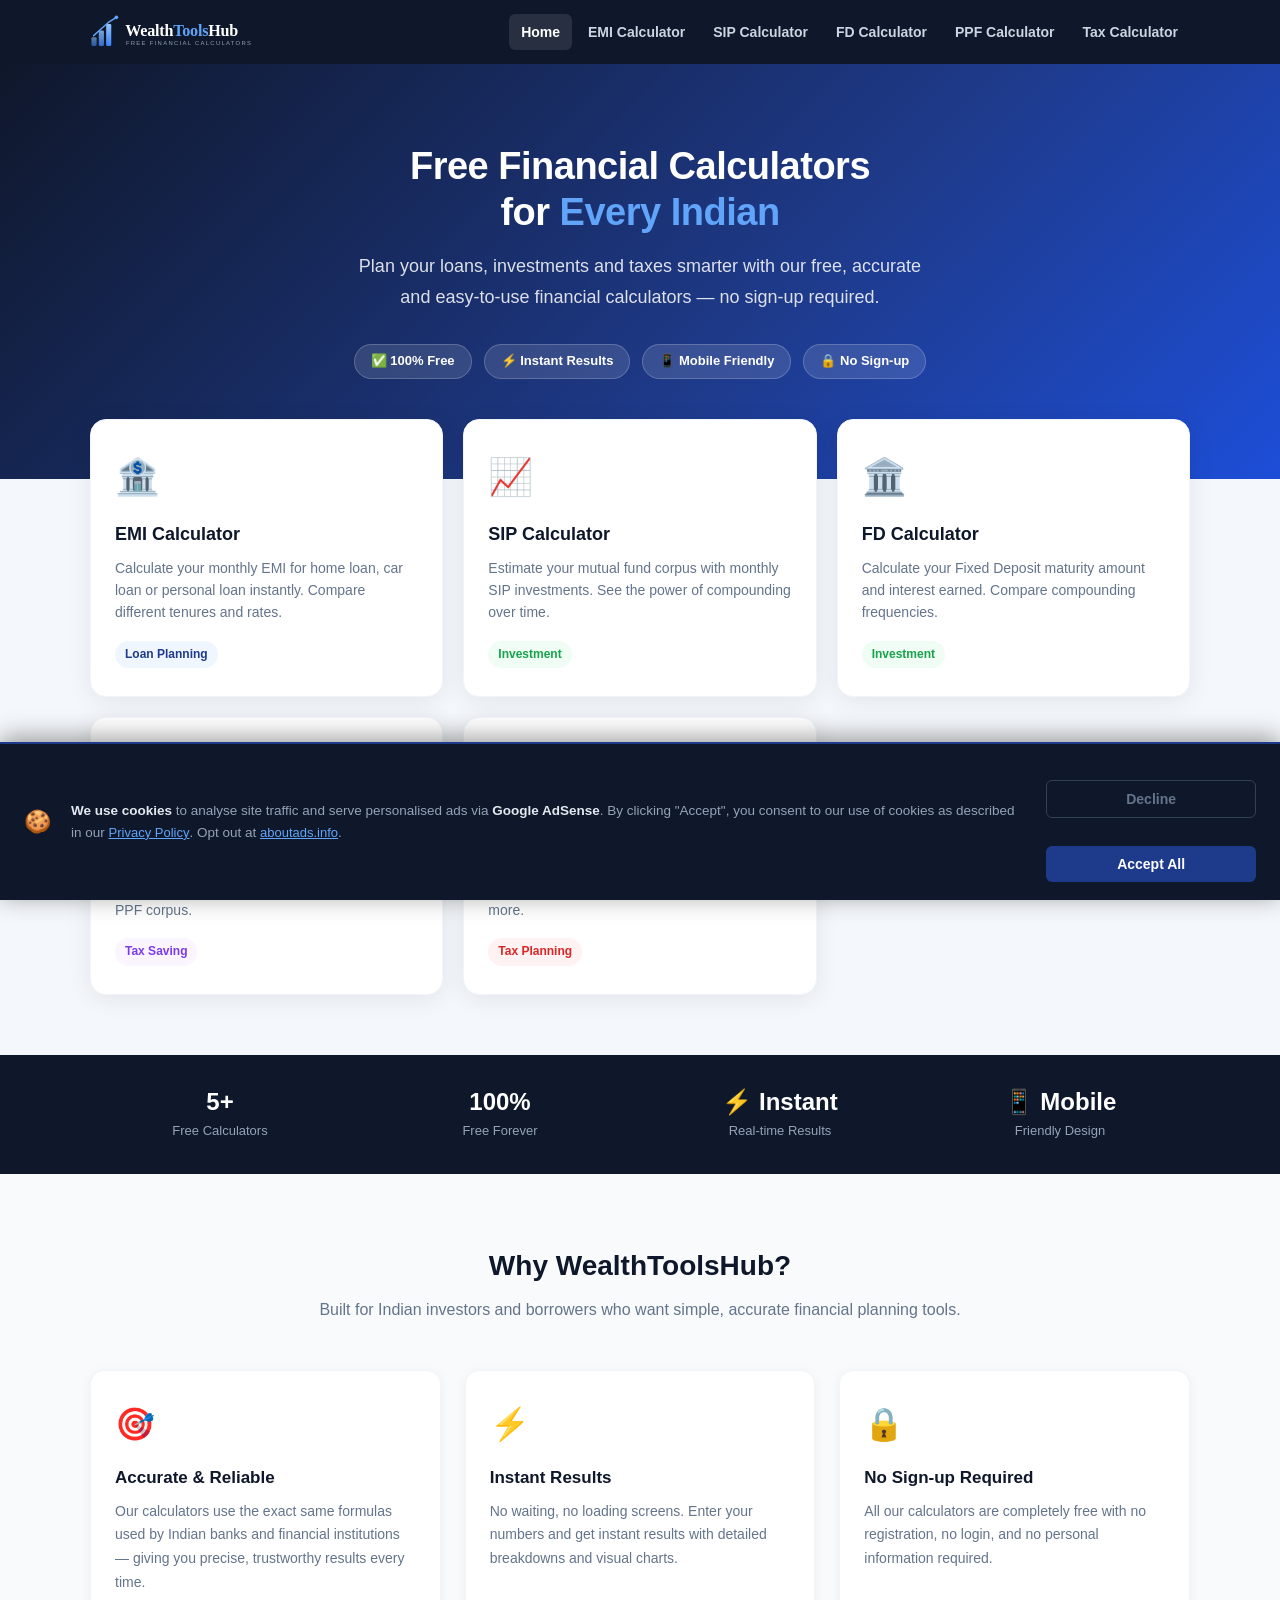
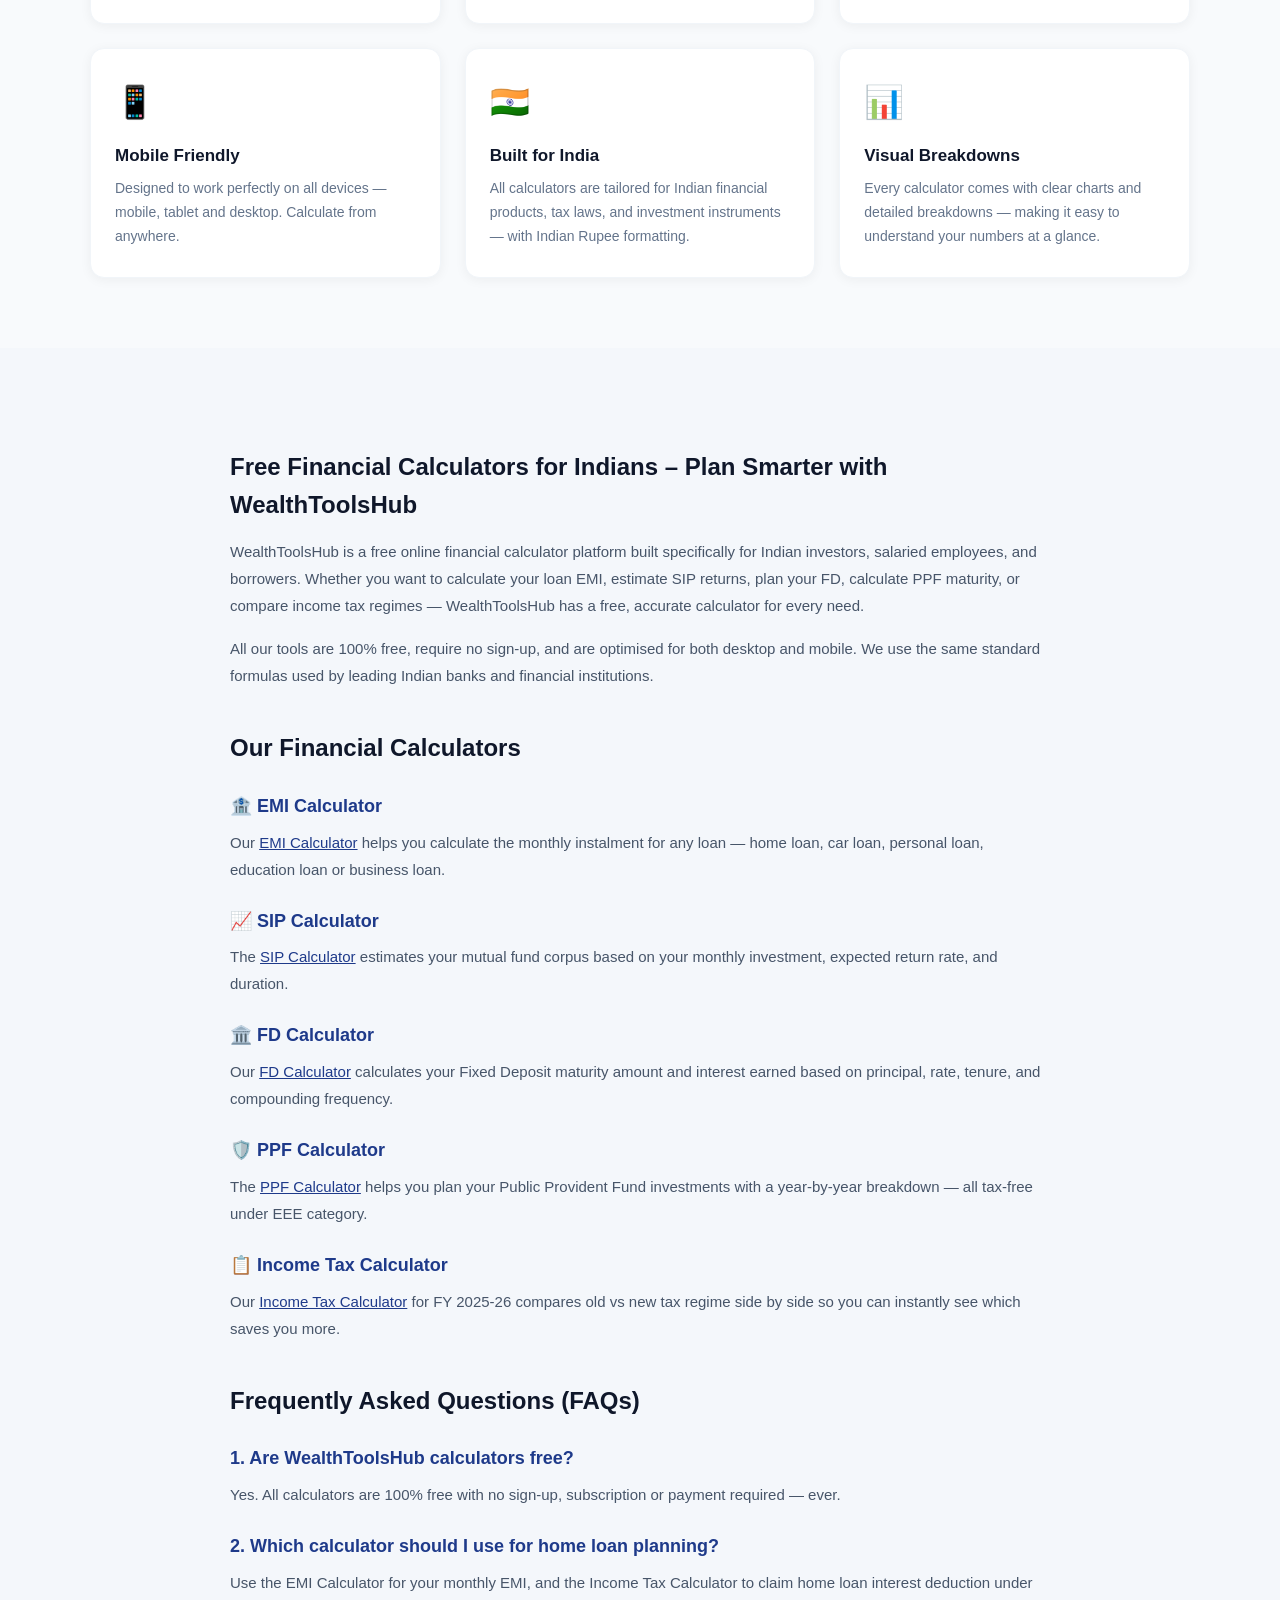
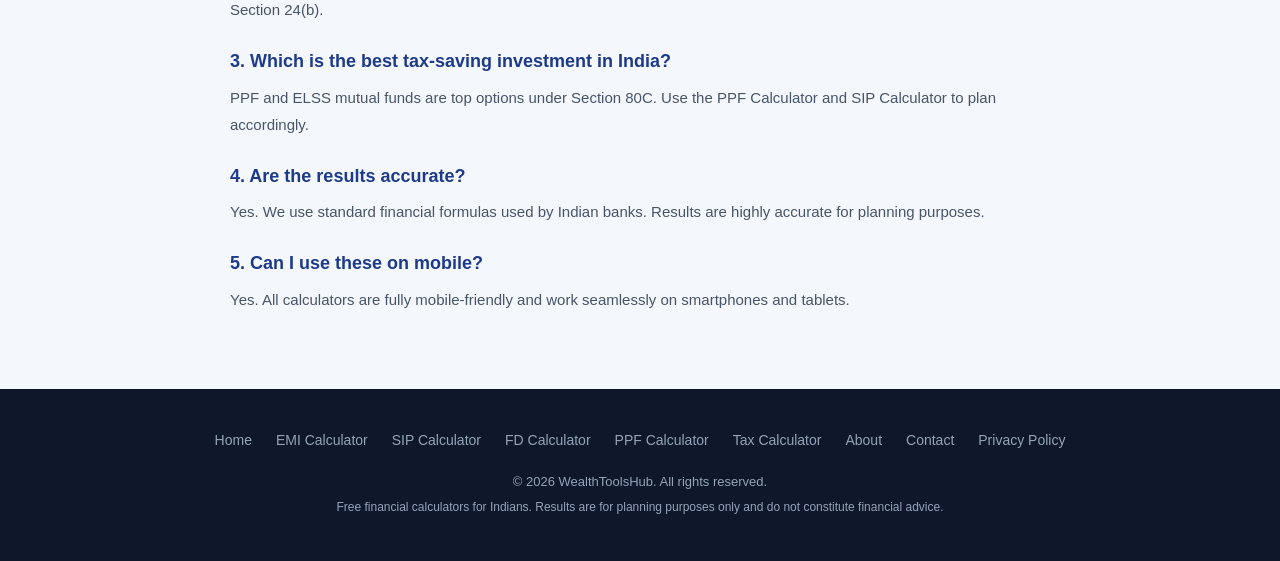
<file: index.html>
<!DOCTYPE html>
<html lang="en">
<head>
<meta charset="UTF-8">
<title>WealthToolsHub – Free Financial Calculators for Indians | EMI, SIP, FD, PPF, Tax</title>
<meta name="description" content="WealthToolsHub offers free financial calculators for Indians — EMI Calculator, SIP Calculator, FD Calculator, PPF Calculator and Income Tax Calculator. Plan your finances smarter, faster and for free.">
<meta name="keywords" content="financial calculators India, free financial calculators, EMI calculator, SIP calculator, FD calculator, PPF calculator, income tax calculator, investment calculator India 2026">
<meta name="robots" content="index, follow">
<meta name="viewport" content="width=device-width, initial-scale=1.0">
<link rel="canonical" href="https://www.wealthtoolshub.com/">
<meta property="og:type" content="website"><meta property="og:site_name" content="WealthToolsHub">
<meta property="og:title" content="WealthToolsHub – Free Financial Calculators for Indians">
<meta property="og:description" content="Free EMI, SIP, FD, PPF and Income Tax Calculators for India. Plan your finances smarter with WealthToolsHub.">
<meta property="og:url" content="https://www.wealthtoolshub.com/"><meta property="og:image" content="https://www.wealthtoolshub.com/logo.svg">
<meta name="twitter:card" content="summary"><meta name="twitter:title" content="WealthToolsHub – Free Financial Calculators for Indians">
<meta name="twitter:description" content="Free EMI, SIP, FD, PPF and Income Tax Calculators for India. Plan your finances smarter with WealthToolsHub.">
<meta name="twitter:image" content="https://www.wealthtoolshub.com/logo.svg">
<script type="application/ld+json">{"@context":"https://schema.org","@graph":[{"@type":"WebSite","name":"WealthToolsHub","url":"https://www.wealthtoolshub.com","description":"Free financial calculators for Indians.","potentialAction":{"@type":"SearchAction","target":"https://www.wealthtoolshub.com/?q={search_term_string}","query-input":"required name=search_term_string"}},{"@type":"Organization","name":"WealthToolsHub","url":"https://www.wealthtoolshub.com","logo":"https://www.wealthtoolshub.com/logo.svg"},{"@type":"FAQPage","mainEntity":[{"@type":"Question","name":"What financial calculators does WealthToolsHub offer?","acceptedAnswer":{"@type":"Answer","text":"EMI, SIP, FD, PPF and Income Tax Calculators — all free."}},{"@type":"Question","name":"Are WealthToolsHub calculators free?","acceptedAnswer":{"@type":"Answer","text":"Yes, 100% free with no sign-up required."}}]},{"@type":"BreadcrumbList","itemListElement":[{"@type":"ListItem","position":1,"name":"Home","item":"https://www.wealthtoolshub.com/"}]}]}</script>
<link rel="stylesheet" href="css/style.css">
<style>
.home-hero{background:linear-gradient(135deg,#0f172a 0%,#1e3a8a 60%,#1d4ed8 100%);color:white;padding:80px 20px 100px;text-align:center}
.home-hero h1{font-size:38px;font-weight:800;line-height:1.2;margin-bottom:16px;letter-spacing:-0.5px}
.home-hero h1 span{color:#60a5fa}
.home-hero p{font-size:18px;opacity:0.85;max-width:580px;margin:0 auto 32px;line-height:1.7}
.hero-badges{display:flex;justify-content:center;gap:12px;flex-wrap:wrap;margin-top:8px}
.hero-badge{background:rgba(255,255,255,0.12);border:1px solid rgba(255,255,255,0.2);color:white;padding:6px 16px;border-radius:20px;font-size:13px;font-weight:600}
.calc-grid-section{margin-top:-60px;padding-bottom:60px}
.calc-grid{display:grid;grid-template-columns:repeat(3,1fr);gap:20px}
.calc-card{background:white;border-radius:16px;padding:28px 24px;box-shadow:0 4px 24px rgba(0,0,0,0.08);text-decoration:none;color:inherit;transition:transform 0.2s,box-shadow 0.2s;border:1px solid #f1f5f9;display:block}
.calc-card:hover{transform:translateY(-4px);box-shadow:0 12px 32px rgba(0,0,0,0.12)}
.calc-icon{font-size:36px;margin-bottom:14px;display:block}
.calc-card h2{font-size:18px;font-weight:700;color:#0f172a;margin-bottom:8px}
.calc-card p{font-size:14px;color:#64748b;line-height:1.6;margin-bottom:16px}
.calc-tag{display:inline-block;background:#eff6ff;color:#1e3a8a;font-size:12px;font-weight:600;padding:4px 10px;border-radius:20px}
.calc-tag.green{background:#f0fdf4;color:#16a34a}
.calc-tag.purple{background:#faf5ff;color:#7c3aed}
.calc-tag.red{background:#fef2f2;color:#dc2626}
.stats-bar{background:#0f172a;padding:28px 20px}
.stats-grid{display:grid;grid-template-columns:repeat(4,1fr);gap:20px;text-align:center}
.stat-item p{color:#94a3b8;font-size:13px;margin-bottom:4px}
.stat-item strong{color:white;font-size:24px;font-weight:700;display:block}
.why-section{padding:70px 20px;background:#f8fafc}
.why-section h2{text-align:center;font-size:28px;font-weight:800;color:#0f172a;margin-bottom:8px}
.why-section .subtitle{text-align:center;color:#64748b;font-size:16px;margin-bottom:48px}
.why-grid{display:grid;grid-template-columns:repeat(3,1fr);gap:24px}
.why-card{background:white;border-radius:14px;padding:28px 24px;box-shadow:0 2px 12px rgba(0,0,0,0.05);border:1px solid #f1f5f9}
.why-icon{font-size:32px;margin-bottom:14px;display:block}
.why-card h3{font-size:17px;font-weight:700;color:#0f172a;margin-bottom:8px}
.why-card p{font-size:14px;color:#64748b;line-height:1.7}
.home-seo{padding:60px 20px;max-width:860px;margin:0 auto}
.home-seo h2{font-size:24px;font-weight:700;color:#0f172a;margin-top:40px;margin-bottom:14px}
.home-seo h3{font-size:18px;font-weight:700;color:#1e3a8a;margin-top:24px;margin-bottom:8px}
.home-seo p{font-size:15px;color:#475569;line-height:1.8;margin-bottom:16px}
.home-seo a{color:#1e3a8a;text-decoration:underline}
.footer{background:#0f172a;color:#94a3b8;padding:40px 20px;text-align:center}
.footer-links{display:flex;justify-content:center;gap:24px;flex-wrap:wrap;margin-bottom:20px}
.footer-links a{color:#94a3b8;text-decoration:none;font-size:14px;transition:color 0.2s}
.footer-links a:hover{color:white}
.footer p{font-size:13px;margin-bottom:4px}
@media(max-width:768px){.home-hero h1{font-size:26px}.home-hero p{font-size:15px}.calc-grid{grid-template-columns:1fr;gap:14px}.stats-grid{grid-template-columns:repeat(2,1fr);gap:16px}.why-grid{grid-template-columns:1fr;gap:14px}.calc-grid-section{margin-top:-40px}.home-hero{padding:60px 16px 80px}}
/* Cookie Consent Banner */
#cookie-banner{position:fixed;bottom:0;left:0;right:0;z-index:9999;background:#0f172a;border-top:2px solid #1e3a8a;padding:18px 24px;display:flex;align-items:center;justify-content:space-between;gap:20px;flex-wrap:wrap;box-shadow:0 -4px 24px rgba(0,0,0,0.4);transform:translateY(100%);transition:transform 0.4s cubic-bezier(0.16,1,0.3,1);}
#cookie-banner.visible{transform:translateY(0);}
#cookie-banner .cookie-icon{font-size:22px;flex-shrink:0;}
#cookie-banner .cookie-text{flex:1;min-width:220px;}
#cookie-banner .cookie-text p{font-size:13.5px;color:#94a3b8;line-height:1.6;margin:0;}
#cookie-banner .cookie-text p strong{color:#e2e8f0;}
#cookie-banner .cookie-text a{color:#60a5fa;text-decoration:underline;font-size:13px;}
#cookie-banner .cookie-actions{display:flex;gap:10px;flex-shrink:0;flex-wrap:wrap;}
#cookie-accept{background:#1e3a8a;color:#fff;border:none;padding:10px 22px;border-radius:6px;font-size:14px;font-weight:600;cursor:pointer;white-space:nowrap;}
#cookie-accept:hover{background:#1d4ed8;}
#cookie-decline{background:transparent;color:#64748b;border:1px solid #334155;padding:10px 18px;border-radius:6px;font-size:14px;cursor:pointer;white-space:nowrap;}
#cookie-decline:hover{color:#94a3b8;border-color:#475569;}
@media(max-width:600px){#cookie-banner{flex-direction:column;align-items:flex-start;padding:16px;}#cookie-banner .cookie-actions{width:100%;}#cookie-accept,#cookie-decline{flex:1;text-align:center;}}
</style>
</head>
<body>
<!-- COOKIE BANNER -->
<div id="cookie-banner" role="dialog" aria-label="Cookie consent">
  <span class="cookie-icon">🍪</span>
  <div class="cookie-text"><p><strong>We use cookies</strong> to analyse site traffic and serve personalised ads via <strong>Google AdSense</strong>. By clicking "Accept", you consent to our use of cookies as described in our <a href="privacy-policy.html">Privacy Policy</a>. Opt out at <a href="https://www.aboutads.info" target="_blank" rel="noopener">aboutads.info</a>.</p></div>
  <div class="cookie-actions"><button id="cookie-decline">Decline</button><button id="cookie-accept">Accept All</button></div>
</div>
<header class="navbar">
  <div class="container nav-flex">
    <div class="logo"><img src="logo.svg" alt="WealthToolsHub" height="44" style="display:block;"></div>
    <nav><a href="index.html" class="active">Home</a><a href="emi-calculator.html">EMI Calculator</a><a href="sip-calculator.html">SIP Calculator</a><a href="fd-calculator.html">FD Calculator</a><a href="ppf-calculator.html">PPF Calculator</a><a href="income-tax-calculator.html">Tax Calculator</a></nav>
    <button class="hamburger" onclick="toggleMenu()" aria-label="Menu"><div class="hamburger-lines"><span></span><span></span><span></span></div>Menu</button>
  </div>
  <div class="mobile-menu" id="mobileMenu">
    <a href="index.html" class="active">Home</a><a href="emi-calculator.html">EMI Calculator</a><a href="sip-calculator.html">SIP Calculator</a><a href="fd-calculator.html">FD Calculator</a><a href="ppf-calculator.html">PPF Calculator</a><a href="income-tax-calculator.html">Tax Calculator</a>
  </div>
</header>
<section class="home-hero">
  <div class="container">
    <h1>Free Financial Calculators<br>for <span>Every Indian</span></h1>
    <p>Plan your loans, investments and taxes smarter with our free, accurate and easy-to-use financial calculators — no sign-up required.</p>
    <div class="hero-badges"><span class="hero-badge">✅ 100% Free</span><span class="hero-badge">⚡ Instant Results</span><span class="hero-badge">📱 Mobile Friendly</span><span class="hero-badge">🔒 No Sign-up</span></div>
  </div>
</section>
<section class="calc-grid-section"><div class="container"><div class="calc-grid">
  <a href="emi-calculator.html" class="calc-card"><span class="calc-icon">🏦</span><h2>EMI Calculator</h2><p>Calculate your monthly EMI for home loan, car loan or personal loan instantly. Compare different tenures and rates.</p><span class="calc-tag">Loan Planning</span></a>
  <a href="sip-calculator.html" class="calc-card"><span class="calc-icon">📈</span><h2>SIP Calculator</h2><p>Estimate your mutual fund corpus with monthly SIP investments. See the power of compounding over time.</p><span class="calc-tag green">Investment</span></a>
  <a href="fd-calculator.html" class="calc-card"><span class="calc-icon">🏛️</span><h2>FD Calculator</h2><p>Calculate your Fixed Deposit maturity amount and interest earned. Compare compounding frequencies.</p><span class="calc-tag green">Investment</span></a>
  <a href="ppf-calculator.html" class="calc-card"><span class="calc-icon">🛡️</span><h2>PPF Calculator</h2><p>Plan your tax-free Public Provident Fund savings. Get a year-by-year breakdown of your PPF corpus.</p><span class="calc-tag purple">Tax Saving</span></a>
  <a href="income-tax-calculator.html" class="calc-card"><span class="calc-icon">📋</span><h2>Income Tax Calculator</h2><p>Compare your tax liability under old and new tax regime for FY 2025-26. Find which regime saves more.</p><span class="calc-tag red">Tax Planning</span></a>
</div></div></section>
<section class="stats-bar"><div class="container"><div class="stats-grid">
  <div class="stat-item"><strong>5+</strong><p>Free Calculators</p></div>
  <div class="stat-item"><strong>100%</strong><p>Free Forever</p></div>
  <div class="stat-item"><strong>⚡ Instant</strong><p>Real-time Results</p></div>
  <div class="stat-item"><strong>📱 Mobile</strong><p>Friendly Design</p></div>
</div></div></section>
<section class="why-section"><div class="container">
  <h2>Why WealthToolsHub?</h2>
  <p class="subtitle">Built for Indian investors and borrowers who want simple, accurate financial planning tools.</p>
  <div class="why-grid">
    <div class="why-card"><span class="why-icon">🎯</span><h3>Accurate & Reliable</h3><p>Our calculators use the exact same formulas used by Indian banks and financial institutions — giving you precise, trustworthy results every time.</p></div>
    <div class="why-card"><span class="why-icon">⚡</span><h3>Instant Results</h3><p>No waiting, no loading screens. Enter your numbers and get instant results with detailed breakdowns and visual charts.</p></div>
    <div class="why-card"><span class="why-icon">🔒</span><h3>No Sign-up Required</h3><p>All our calculators are completely free with no registration, no login, and no personal information required.</p></div>
    <div class="why-card"><span class="why-icon">📱</span><h3>Mobile Friendly</h3><p>Designed to work perfectly on all devices — mobile, tablet and desktop. Calculate from anywhere.</p></div>
    <div class="why-card"><span class="why-icon">🇮🇳</span><h3>Built for India</h3><p>All calculators are tailored for Indian financial products, tax laws, and investment instruments — with Indian Rupee formatting.</p></div>
    <div class="why-card"><span class="why-icon">📊</span><h3>Visual Breakdowns</h3><p>Every calculator comes with clear charts and detailed breakdowns — making it easy to understand your numbers at a glance.</p></div>
  </div>
</div></section>
<section class="container"><div class="home-seo">
  <h2>Free Financial Calculators for Indians – Plan Smarter with WealthToolsHub</h2>
  <p>WealthToolsHub is a free online financial calculator platform built specifically for Indian investors, salaried employees, and borrowers. Whether you want to calculate your loan EMI, estimate SIP returns, plan your FD, calculate PPF maturity, or compare income tax regimes — WealthToolsHub has a free, accurate calculator for every need.</p>
  <p>All our tools are 100% free, require no sign-up, and are optimised for both desktop and mobile. We use the same standard formulas used by leading Indian banks and financial institutions.</p>
  <h2>Our Financial Calculators</h2>
  <h3>🏦 EMI Calculator</h3><p>Our <a href="emi-calculator.html">EMI Calculator</a> helps you calculate the monthly instalment for any loan — home loan, car loan, personal loan, education loan or business loan.</p>
  <h3>📈 SIP Calculator</h3><p>The <a href="sip-calculator.html">SIP Calculator</a> estimates your mutual fund corpus based on your monthly investment, expected return rate, and duration.</p>
  <h3>🏛️ FD Calculator</h3><p>Our <a href="fd-calculator.html">FD Calculator</a> calculates your Fixed Deposit maturity amount and interest earned based on principal, rate, tenure, and compounding frequency.</p>
  <h3>🛡️ PPF Calculator</h3><p>The <a href="ppf-calculator.html">PPF Calculator</a> helps you plan your Public Provident Fund investments with a year-by-year breakdown — all tax-free under EEE category.</p>
  <h3>📋 Income Tax Calculator</h3><p>Our <a href="income-tax-calculator.html">Income Tax Calculator</a> for FY 2025-26 compares old vs new tax regime side by side so you can instantly see which saves you more.</p>
  <h2>Frequently Asked Questions (FAQs)</h2>
  <h3>1. Are WealthToolsHub calculators free?</h3><p>Yes. All calculators are 100% free with no sign-up, subscription or payment required — ever.</p>
  <h3>2. Which calculator should I use for home loan planning?</h3><p>Use the EMI Calculator for your monthly EMI, and the Income Tax Calculator to claim home loan interest deduction under Section 24(b).</p>
  <h3>3. Which is the best tax-saving investment in India?</h3><p>PPF and ELSS mutual funds are top options under Section 80C. Use the PPF Calculator and SIP Calculator to plan accordingly.</p>
  <h3>4. Are the results accurate?</h3><p>Yes. We use standard financial formulas used by Indian banks. Results are highly accurate for planning purposes.</p>
  <h3>5. Can I use these on mobile?</h3><p>Yes. All calculators are fully mobile-friendly and work seamlessly on smartphones and tablets.</p>
</div></section>
<footer class="footer"><div class="container">
  <div class="footer-links"><a href="index.html">Home</a><a href="emi-calculator.html">EMI Calculator</a><a href="sip-calculator.html">SIP Calculator</a><a href="fd-calculator.html">FD Calculator</a><a href="ppf-calculator.html">PPF Calculator</a><a href="income-tax-calculator.html">Tax Calculator</a><a href="about.html">About</a><a href="contact.html">Contact</a><a href="privacy-policy.html">Privacy Policy</a></div>
  <p>© 2026 WealthToolsHub. All rights reserved.</p>
  <p style="margin-top:6px;font-size:12px;">Free financial calculators for Indians. Results are for planning purposes only and do not constitute financial advice.</p>
</div></footer>
<script>
function toggleMenu(){const m=document.getElementById('mobileMenu');const b=document.querySelector('.hamburger');m.classList.toggle('open');b.classList.toggle('open');}
document.querySelectorAll('.mobile-menu a').forEach(l=>{l.addEventListener('click',()=>{document.getElementById('mobileMenu').classList.remove('open');document.querySelector('.hamburger').classList.remove('open');});});
(function(){var b=document.getElementById('cookie-banner');if(!localStorage.getItem('wth_cookie_consent')){setTimeout(function(){b.classList.add('visible');},600);}document.getElementById('cookie-accept').onclick=function(){localStorage.setItem('wth_cookie_consent','accepted');b.classList.remove('visible');};document.getElementById('cookie-decline').onclick=function(){localStorage.setItem('wth_cookie_consent','declined');b.classList.remove('visible');};})();
</script>
</body>
</html>
</file>
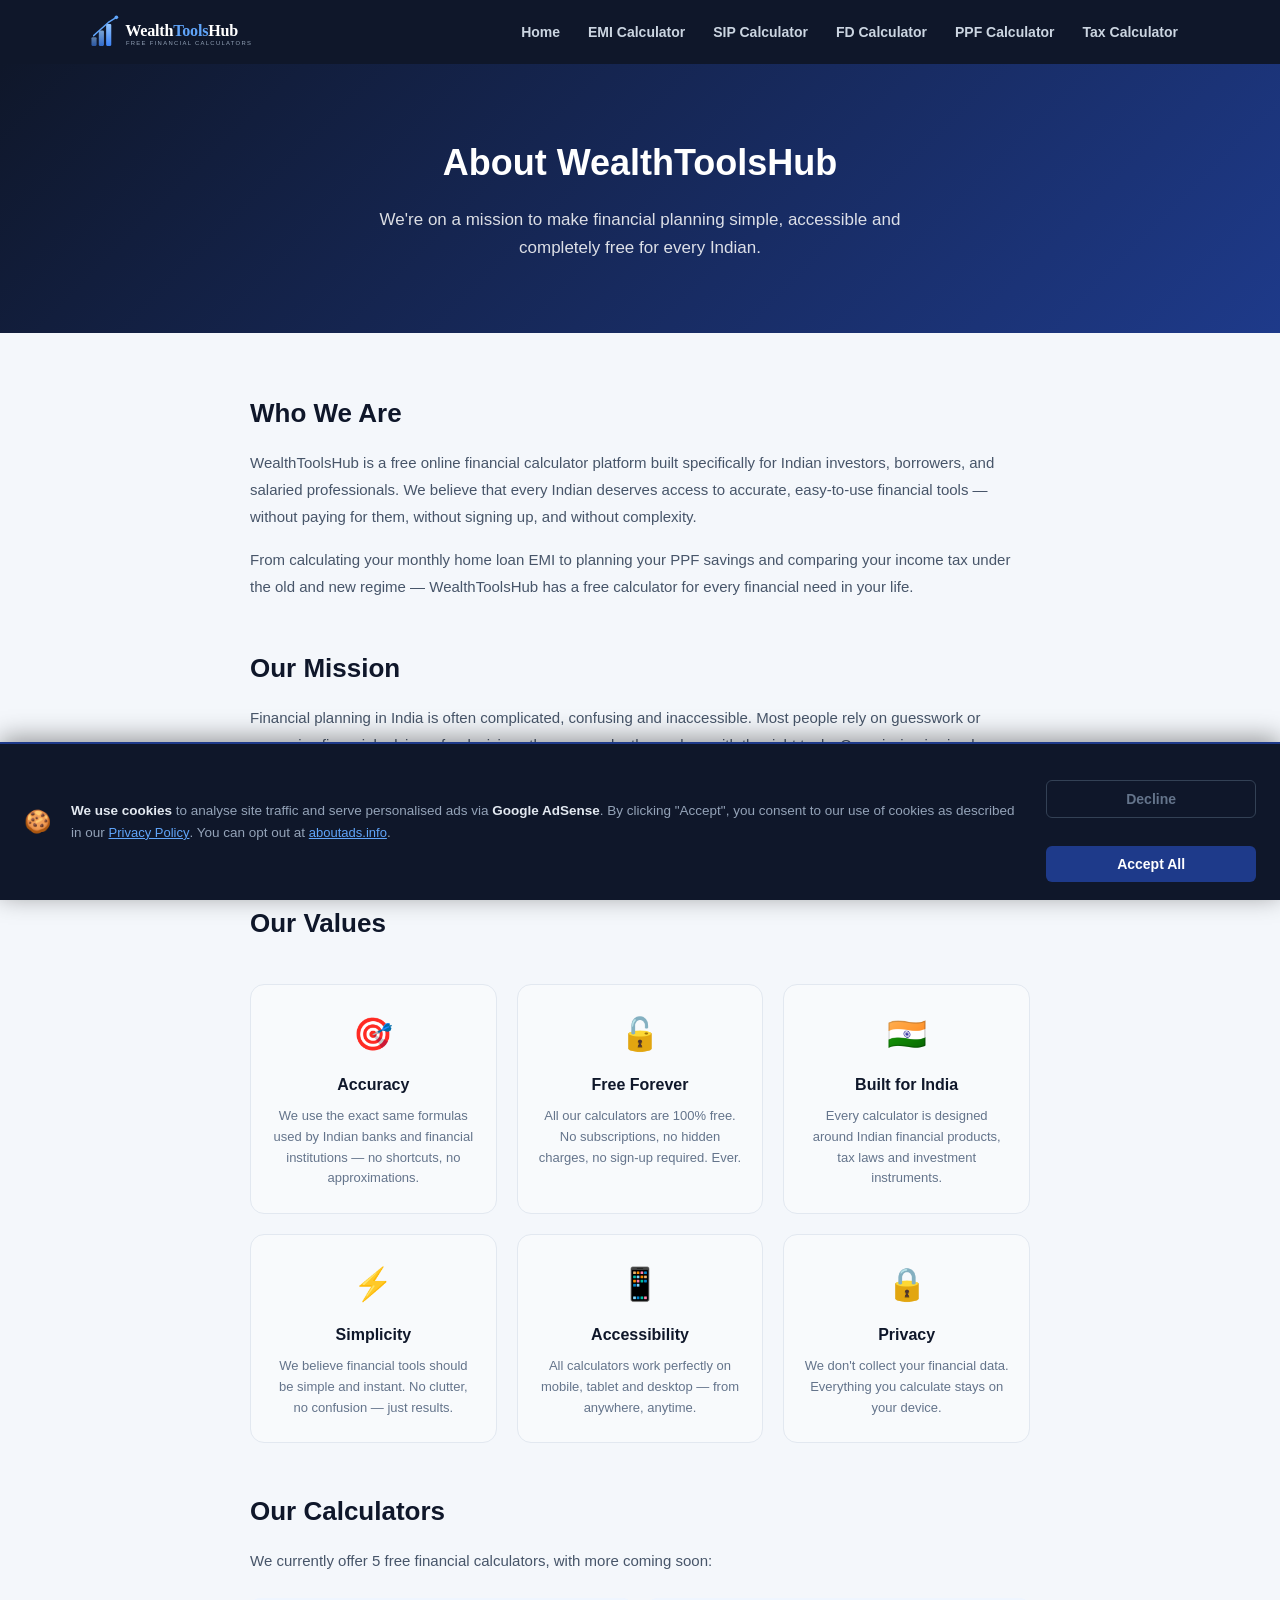
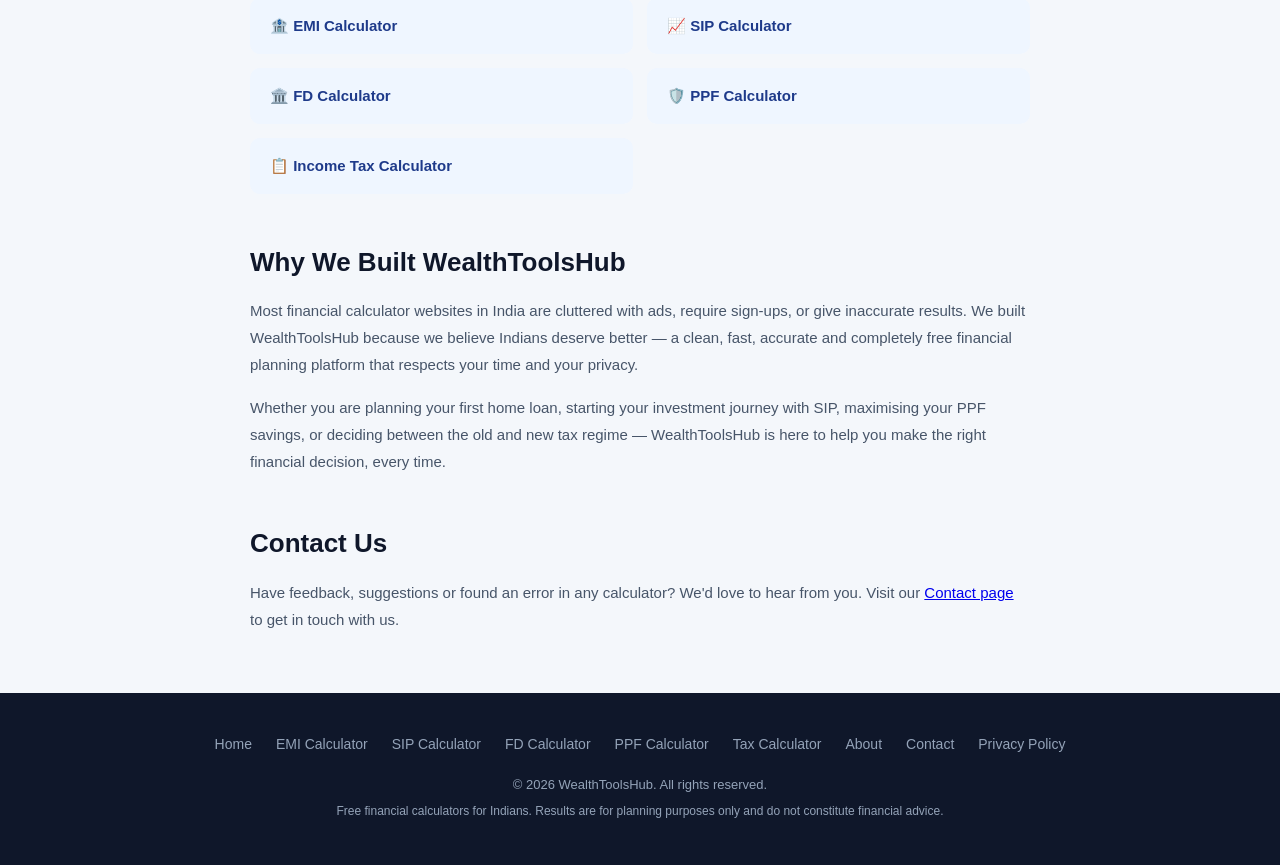
<file: about.html>
<!DOCTYPE html>
<html lang="en">
<head>
<meta charset="UTF-8">
<title>About Us – WealthToolsHub | Free Financial Calculators for Indians</title>
<meta name="description" content="WealthToolsHub is a free financial calculator platform built for Indians. Learn about our mission to help every Indian make smarter financial decisions with free, accurate tools.">
<meta name="keywords" content="about WealthToolsHub, free financial calculators India, financial planning tools India, WealthToolsHub mission">
<meta name="robots" content="index, follow">
<meta name="viewport" content="width=device-width, initial-scale=1.0">
<link rel="canonical" href="https://www.wealthtoolshub.com/about">
<meta property="og:type" content="website">
<meta property="og:site_name" content="WealthToolsHub">
<meta property="og:title" content="About Us – WealthToolsHub | Free Financial Calculators for Indians">
<meta property="og:description" content="WealthToolsHub is a free financial calculator platform built for Indians. Our mission is to help every Indian make smarter financial decisions.">
<meta property="og:url" content="https://www.wealthtoolshub.com/about">
<meta name="twitter:card" content="summary">
<meta name="twitter:title" content="About Us – WealthToolsHub">
<meta name="twitter:description" content="Free financial calculators for Indians. Learn about WealthToolsHub's mission.">
<script type="application/ld+json">{"@context":"https://schema.org","@type":"AboutPage","name":"About WealthToolsHub","url":"https://www.wealthtoolshub.com/about","description":"WealthToolsHub is a free financial calculator platform built for Indians.","publisher":{"@type":"Organization","name":"WealthToolsHub","url":"https://www.wealthtoolshub.com"}}</script>
<link rel="stylesheet" href="css/style.css">
<style>
.about-hero{background:linear-gradient(135deg,#0f172a,#1e3a8a);color:white;padding:70px 20px;text-align:center;}
.about-hero h1{font-size:36px;font-weight:800;margin-bottom:14px;}
.about-hero p{font-size:17px;opacity:0.85;max-width:560px;margin:0 auto;line-height:1.7;}
.about-content{max-width:820px;margin:60px auto;padding:0 20px;}
.about-content h2{font-size:26px;font-weight:700;color:#0f172a;margin-top:48px;margin-bottom:14px;}
.about-content h3{font-size:18px;font-weight:700;color:#1e3a8a;margin-top:28px;margin-bottom:8px;}
.about-content p{font-size:15px;color:#475569;line-height:1.8;margin-bottom:16px;}
.values-grid{display:grid;grid-template-columns:repeat(3,1fr);gap:20px;margin:40px 0;}
.value-card{background:#f8fafc;border-radius:14px;padding:24px 20px;border:1px solid #e2e8f0;text-align:center;}
.value-icon{font-size:32px;margin-bottom:12px;display:block;}
.value-card h3{font-size:16px;font-weight:700;color:#0f172a;margin-bottom:8px;margin-top:0;}
.value-card p{font-size:13px;color:#64748b;line-height:1.6;margin:0;}
.calc-links{display:grid;grid-template-columns:repeat(2,1fr);gap:14px;margin:24px 0;}
.calc-link-item{background:#eff6ff;border-radius:10px;padding:16px 20px;text-decoration:none;color:#1e3a8a;font-weight:600;font-size:15px;transition:background 0.2s;display:flex;align-items:center;gap:10px;}
.calc-link-item:hover{background:#dbeafe;}
.footer{background:#0f172a;color:#94a3b8;padding:40px 20px;text-align:center;margin-top:60px;}
.footer-links{display:flex;justify-content:center;gap:24px;flex-wrap:wrap;margin-bottom:20px;}
.footer-links a{color:#94a3b8;text-decoration:none;font-size:14px;transition:color 0.2s;}
.footer-links a:hover{color:white;}
.footer p{font-size:13px;margin-bottom:4px;}
@media(max-width:768px){.about-hero h1{font-size:26px;}.values-grid{grid-template-columns:1fr;}.calc-links{grid-template-columns:1fr;}}
/* Cookie Consent Banner */
#cookie-banner{position:fixed;bottom:0;left:0;right:0;z-index:9999;background:#0f172a;border-top:2px solid #1e3a8a;padding:18px 24px;display:flex;align-items:center;justify-content:space-between;gap:20px;flex-wrap:wrap;box-shadow:0 -4px 24px rgba(0,0,0,0.4);transform:translateY(100%);transition:transform 0.4s cubic-bezier(0.16,1,0.3,1);}
#cookie-banner.visible{transform:translateY(0);}
#cookie-banner .cookie-icon{font-size:22px;flex-shrink:0;}
#cookie-banner .cookie-text{flex:1;min-width:220px;}
#cookie-banner .cookie-text p{font-size:13.5px;color:#94a3b8;line-height:1.6;margin:0;}
#cookie-banner .cookie-text p strong{color:#e2e8f0;}
#cookie-banner .cookie-text a{color:#60a5fa;text-decoration:underline;font-size:13px;}
#cookie-banner .cookie-actions{display:flex;gap:10px;flex-shrink:0;flex-wrap:wrap;}
#cookie-accept{background:#1e3a8a;color:#fff;border:none;padding:10px 22px;border-radius:6px;font-size:14px;font-weight:600;cursor:pointer;transition:background 0.2s;white-space:nowrap;}
#cookie-accept:hover{background:#1d4ed8;}
#cookie-decline{background:transparent;color:#64748b;border:1px solid #334155;padding:10px 18px;border-radius:6px;font-size:14px;cursor:pointer;transition:color 0.2s,border-color 0.2s;white-space:nowrap;}
#cookie-decline:hover{color:#94a3b8;border-color:#475569;}
@media(max-width:600px){#cookie-banner{flex-direction:column;align-items:flex-start;padding:16px;}#cookie-banner .cookie-actions{width:100%;}#cookie-accept,#cookie-decline{flex:1;text-align:center;}}
</style>
</head>
<body>
<!-- COOKIE CONSENT BANNER -->
<div id="cookie-banner" role="dialog" aria-label="Cookie consent">
  <span class="cookie-icon">🍪</span>
  <div class="cookie-text">
    <p><strong>We use cookies</strong> to analyse site traffic and serve personalised ads via <strong>Google AdSense</strong>. By clicking "Accept", you consent to our use of cookies as described in our <a href="privacy-policy.html">Privacy Policy</a>. You can opt out at <a href="https://www.aboutads.info" target="_blank" rel="noopener">aboutads.info</a>.</p>
  </div>
  <div class="cookie-actions">
    <button id="cookie-decline">Decline</button>
    <button id="cookie-accept">Accept All</button>
  </div>
</div>
<!-- NAVBAR -->
<header class="navbar">
  <div class="container nav-flex">
    <div class="logo"><img src="logo.svg" alt="WealthToolsHub" height="44" style="display:block;"></div>
    <nav>
      <a href="index.html">Home</a>
      <a href="emi-calculator.html">EMI Calculator</a>
      <a href="sip-calculator.html">SIP Calculator</a>
      <a href="fd-calculator.html">FD Calculator</a>
      <a href="ppf-calculator.html">PPF Calculator</a>
      <a href="income-tax-calculator.html">Tax Calculator</a>
    </nav>
    <button class="hamburger" onclick="toggleMenu()" aria-label="Menu">
      <div class="hamburger-lines"><span></span><span></span><span></span></div>
      Menu
    </button>
  </div>
  <div class="mobile-menu" id="mobileMenu">
    <a href="index.html">Home</a>
    <a href="emi-calculator.html">EMI Calculator</a>
    <a href="sip-calculator.html">SIP Calculator</a>
    <a href="fd-calculator.html">FD Calculator</a>
    <a href="ppf-calculator.html">PPF Calculator</a>
    <a href="income-tax-calculator.html">Tax Calculator</a>
  </div>
</header>
<section class="about-hero">
  <div class="container">
    <h1>About WealthToolsHub</h1>
    <p>We're on a mission to make financial planning simple, accessible and completely free for every Indian.</p>
  </div>
</section>
<div class="about-content container">
  <h2>Who We Are</h2>
  <p>WealthToolsHub is a free online financial calculator platform built specifically for Indian investors, borrowers, and salaried professionals. We believe that every Indian deserves access to accurate, easy-to-use financial tools — without paying for them, without signing up, and without complexity.</p>
  <p>From calculating your monthly home loan EMI to planning your PPF savings and comparing your income tax under the old and new regime — WealthToolsHub has a free calculator for every financial need in your life.</p>
  <h2>Our Mission</h2>
  <p>Financial planning in India is often complicated, confusing and inaccessible. Most people rely on guesswork or expensive financial advisors for decisions they can make themselves with the right tools. Our mission is simple — build the best free financial calculators for India and put the power of financial planning in everyone's hands.</p>
  <p>We want every salaried employee, every homebuyer, every investor and every taxpayer in India to be able to make informed financial decisions quickly and confidently — for free.</p>
  <h2>Our Values</h2>
  <div class="values-grid">
    <div class="value-card"><span class="value-icon">🎯</span><h3>Accuracy</h3><p>We use the exact same formulas used by Indian banks and financial institutions — no shortcuts, no approximations.</p></div>
    <div class="value-card"><span class="value-icon">🔓</span><h3>Free Forever</h3><p>All our calculators are 100% free. No subscriptions, no hidden charges, no sign-up required. Ever.</p></div>
    <div class="value-card"><span class="value-icon">🇮🇳</span><h3>Built for India</h3><p>Every calculator is designed around Indian financial products, tax laws and investment instruments.</p></div>
    <div class="value-card"><span class="value-icon">⚡</span><h3>Simplicity</h3><p>We believe financial tools should be simple and instant. No clutter, no confusion — just results.</p></div>
    <div class="value-card"><span class="value-icon">📱</span><h3>Accessibility</h3><p>All calculators work perfectly on mobile, tablet and desktop — from anywhere, anytime.</p></div>
    <div class="value-card"><span class="value-icon">🔒</span><h3>Privacy</h3><p>We don't collect your financial data. Everything you calculate stays on your device.</p></div>
  </div>
  <h2>Our Calculators</h2>
  <p>We currently offer 5 free financial calculators, with more coming soon:</p>
  <div class="calc-links">
    <a href="emi-calculator.html" class="calc-link-item">🏦 EMI Calculator</a>
    <a href="sip-calculator.html" class="calc-link-item">📈 SIP Calculator</a>
    <a href="fd-calculator.html" class="calc-link-item">🏛️ FD Calculator</a>
    <a href="ppf-calculator.html" class="calc-link-item">🛡️ PPF Calculator</a>
    <a href="income-tax-calculator.html" class="calc-link-item">📋 Income Tax Calculator</a>
  </div>
  <h2>Why We Built WealthToolsHub</h2>
  <p>Most financial calculator websites in India are cluttered with ads, require sign-ups, or give inaccurate results. We built WealthToolsHub because we believe Indians deserve better — a clean, fast, accurate and completely free financial planning platform that respects your time and your privacy.</p>
  <p>Whether you are planning your first home loan, starting your investment journey with SIP, maximising your PPF savings, or deciding between the old and new tax regime — WealthToolsHub is here to help you make the right financial decision, every time.</p>
  <h2>Contact Us</h2>
  <p>Have feedback, suggestions or found an error in any calculator? We'd love to hear from you. Visit our <a href="contact.html">Contact page</a> to get in touch with us.</p>
</div>
<footer class="footer">
  <div class="container">
    <div class="footer-links">
      <a href="index.html">Home</a>
      <a href="emi-calculator.html">EMI Calculator</a>
      <a href="sip-calculator.html">SIP Calculator</a>
      <a href="fd-calculator.html">FD Calculator</a>
      <a href="ppf-calculator.html">PPF Calculator</a>
      <a href="income-tax-calculator.html">Tax Calculator</a>
      <a href="about.html">About</a>
      <a href="contact.html">Contact</a>
      <a href="privacy-policy.html">Privacy Policy</a>
    </div>
    <p>© 2026 WealthToolsHub. All rights reserved.</p>
    <p style="margin-top:6px;font-size:12px;">Free financial calculators for Indians. Results are for planning purposes only and do not constitute financial advice.</p>
  </div>
</footer>
<script>
function toggleMenu(){const menu=document.getElementById('mobileMenu');const btn=document.querySelector('.hamburger');menu.classList.toggle('open');btn.classList.toggle('open');}
document.querySelectorAll('.mobile-menu a').forEach(link=>{link.addEventListener('click',()=>{document.getElementById('mobileMenu').classList.remove('open');document.querySelector('.hamburger').classList.remove('open');});});
(function(){var b=document.getElementById('cookie-banner');if(!localStorage.getItem('wth_cookie_consent')){setTimeout(function(){b.classList.add('visible');},600);}document.getElementById('cookie-accept').onclick=function(){localStorage.setItem('wth_cookie_consent','accepted');b.classList.remove('visible');};document.getElementById('cookie-decline').onclick=function(){localStorage.setItem('wth_cookie_consent','declined');b.classList.remove('visible');};})();
</script>
</body>
</html>
</file>
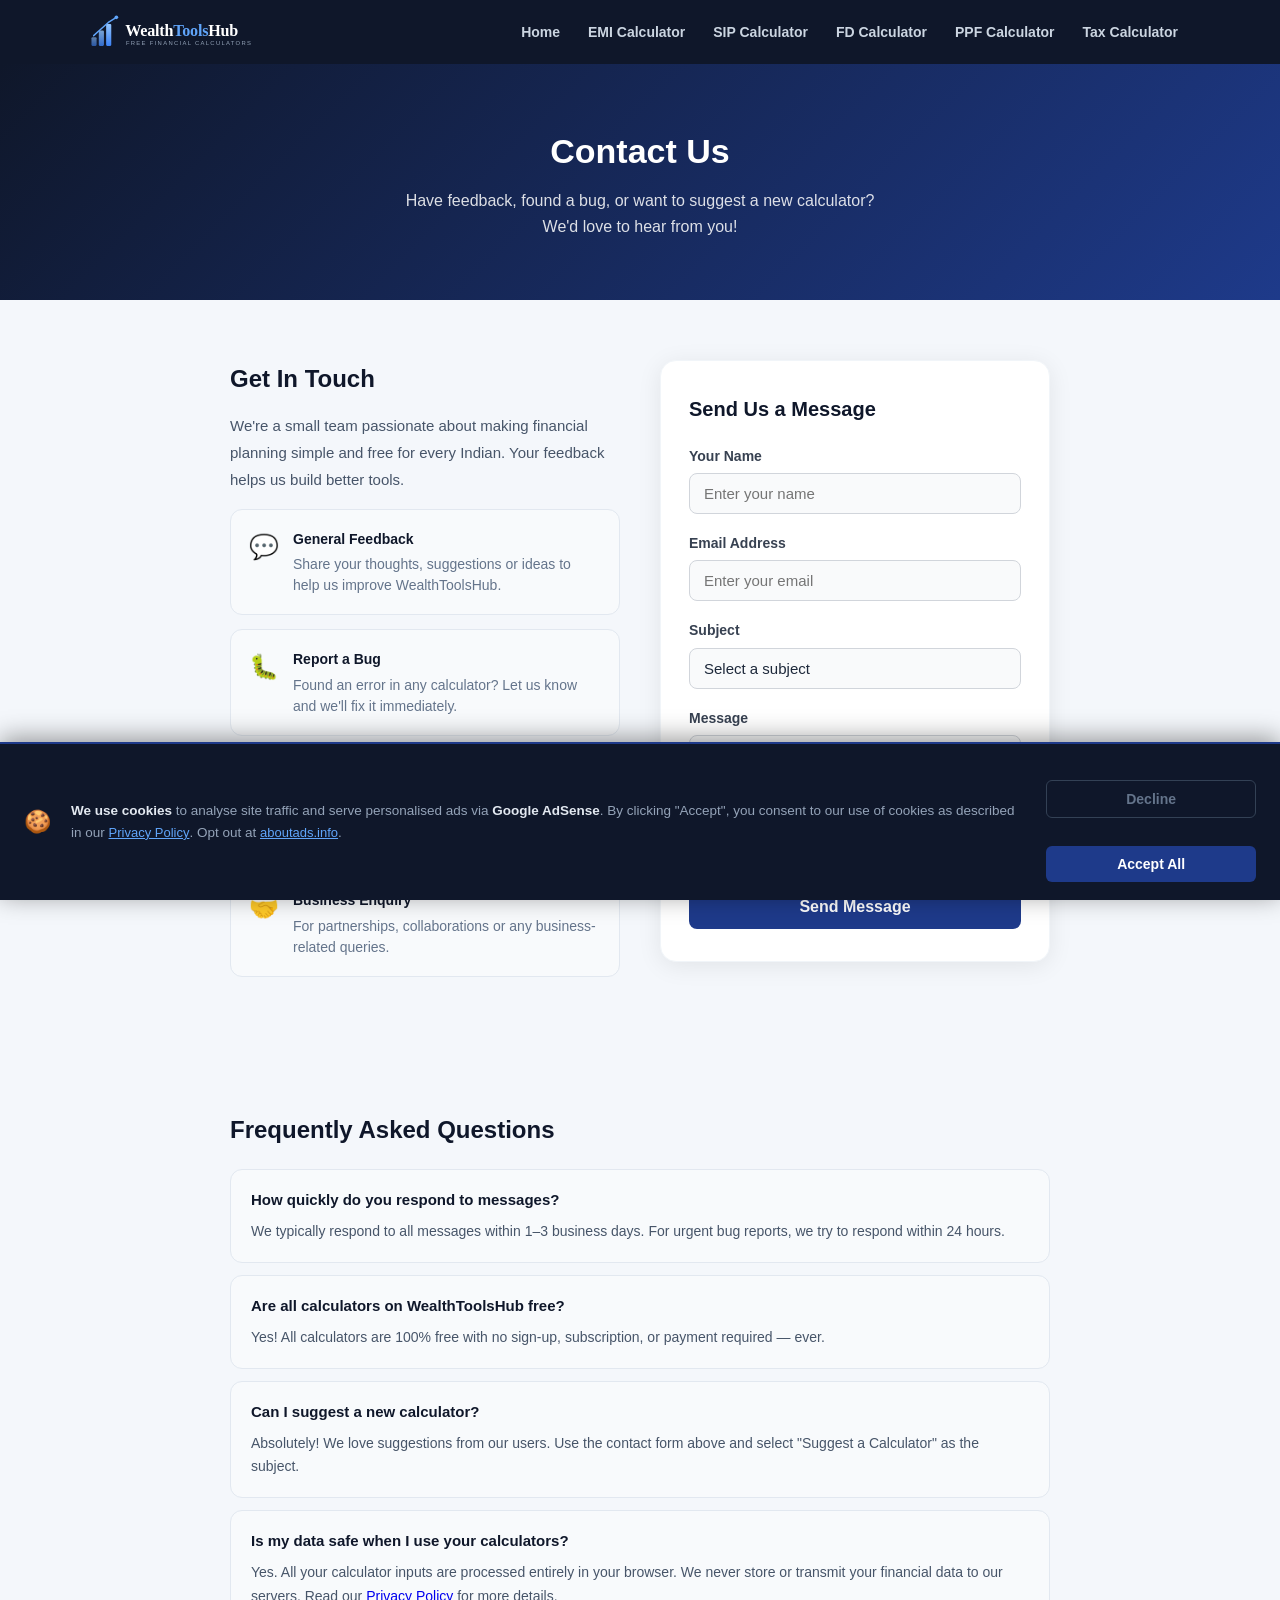
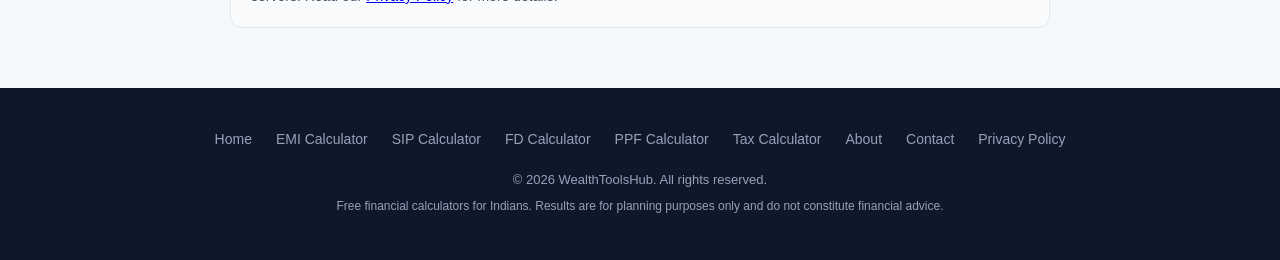
<file: contact.html>
<!DOCTYPE html>
<html lang="en">
<head>
<meta charset="UTF-8">
<title>Contact Us – WealthToolsHub | Free Financial Calculators India</title>
<meta name="description" content="Contact WealthToolsHub for feedback, suggestions or queries about our free financial calculators. We'd love to hear from you.">
<meta name="robots" content="index, follow">
<meta name="viewport" content="width=device-width, initial-scale=1.0">
<link rel="canonical" href="https://www.wealthtoolshub.com/contact">
<meta property="og:type" content="website"><meta property="og:site_name" content="WealthToolsHub">
<meta property="og:title" content="Contact Us – WealthToolsHub"><meta property="og:url" content="https://www.wealthtoolshub.com/contact">
<script type="application/ld+json">{"@context":"https://schema.org","@type":"ContactPage","name":"Contact WealthToolsHub","url":"https://www.wealthtoolshub.com/contact","publisher":{"@type":"Organization","name":"WealthToolsHub","url":"https://www.wealthtoolshub.com"}}</script>
<link rel="stylesheet" href="css/style.css">
<style>
.contact-hero{background:linear-gradient(135deg,#0f172a,#1e3a8a);color:white;padding:60px 20px;text-align:center;}
.contact-hero h1{font-size:34px;font-weight:800;margin-bottom:10px;}
.contact-hero p{font-size:16px;opacity:0.85;max-width:500px;margin:0 auto;}
.contact-wrapper{max-width:860px;margin:60px auto;padding:0 20px 60px;display:grid;grid-template-columns:1fr 1fr;gap:40px;align-items:start;}
.contact-info h2{font-size:24px;font-weight:700;color:#0f172a;margin-bottom:14px;}
.contact-info p{font-size:15px;color:#475569;line-height:1.8;margin-bottom:16px;}
.contact-item{display:flex;align-items:flex-start;gap:14px;background:#f8fafc;border-radius:12px;padding:18px;margin-bottom:14px;border:1px solid #e2e8f0;}
.contact-item-icon{font-size:24px;flex-shrink:0;}
.contact-item h3{font-size:14px;font-weight:700;color:#0f172a;margin-bottom:4px;}
.contact-item p{font-size:14px;color:#64748b;margin:0;line-height:1.5;}
.contact-form-box{background:white;border-radius:16px;padding:32px 28px;box-shadow:0 4px 24px rgba(0,0,0,0.08);border:1px solid #f1f5f9;}
.contact-form-box h2{font-size:20px;font-weight:700;color:#0f172a;margin-bottom:20px;}
.form-group{margin-bottom:18px;}
.form-group label{display:block;font-size:14px;font-weight:600;color:#374151;margin-bottom:6px;}
.form-group input,.form-group select,.form-group textarea{width:100%;padding:11px 14px;border:1.5px solid #d1d5db;border-radius:8px;background:#f9fafb;font-size:15px;color:#1e293b;outline:none;transition:border-color 0.2s;font-family:inherit;}
.form-group input:focus,.form-group select:focus,.form-group textarea:focus{border-color:#1e3a8a;background:white;}
.form-group textarea{resize:vertical;min-height:120px;}
.submit-btn{width:100%;padding:13px;background:#1e3a8a;color:white;border:none;border-radius:8px;font-size:16px;font-weight:700;cursor:pointer;transition:background 0.2s;margin-top:4px;}
.submit-btn:hover{background:#0f172a;}
.success-msg{display:none;background:#f0fdf4;border:1px solid #bbf7d0;border-radius:10px;padding:16px;text-align:center;color:#166534;font-weight:600;font-size:15px;margin-top:16px;}
.contact-faq{max-width:860px;margin:0 auto 60px;padding:0 20px;}
.contact-faq h2{font-size:24px;font-weight:700;color:#0f172a;margin-bottom:20px;}
.faq-item{background:#f8fafc;border-radius:12px;padding:18px 20px;margin-bottom:12px;border:1px solid #e2e8f0;}
.faq-item h3{font-size:15px;font-weight:700;color:#0f172a;margin-bottom:8px;}
.faq-item p{font-size:14px;color:#475569;line-height:1.7;margin:0;}
.footer{background:#0f172a;color:#94a3b8;padding:40px 20px;text-align:center;}
.footer-links{display:flex;justify-content:center;gap:24px;flex-wrap:wrap;margin-bottom:20px;}
.footer-links a{color:#94a3b8;text-decoration:none;font-size:14px;transition:color 0.2s;}
.footer-links a:hover{color:white;}
.footer p{font-size:13px;margin-bottom:4px;}
@media(max-width:768px){.contact-hero h1{font-size:26px;}.contact-wrapper{grid-template-columns:1fr;gap:24px;}.contact-form-box{padding:24px 18px;}}
/* Cookie Consent Banner */
#cookie-banner{position:fixed;bottom:0;left:0;right:0;z-index:9999;background:#0f172a;border-top:2px solid #1e3a8a;padding:18px 24px;display:flex;align-items:center;justify-content:space-between;gap:20px;flex-wrap:wrap;box-shadow:0 -4px 24px rgba(0,0,0,0.4);transform:translateY(100%);transition:transform 0.4s cubic-bezier(0.16,1,0.3,1);}
#cookie-banner.visible{transform:translateY(0);}
#cookie-banner .cookie-icon{font-size:22px;flex-shrink:0;}
#cookie-banner .cookie-text{flex:1;min-width:220px;}
#cookie-banner .cookie-text p{font-size:13.5px;color:#94a3b8;line-height:1.6;margin:0;}
#cookie-banner .cookie-text p strong{color:#e2e8f0;}
#cookie-banner .cookie-text a{color:#60a5fa;text-decoration:underline;font-size:13px;}
#cookie-banner .cookie-actions{display:flex;gap:10px;flex-shrink:0;flex-wrap:wrap;}
#cookie-accept{background:#1e3a8a;color:#fff;border:none;padding:10px 22px;border-radius:6px;font-size:14px;font-weight:600;cursor:pointer;white-space:nowrap;}
#cookie-accept:hover{background:#1d4ed8;}
#cookie-decline{background:transparent;color:#64748b;border:1px solid #334155;padding:10px 18px;border-radius:6px;font-size:14px;cursor:pointer;white-space:nowrap;}
#cookie-decline:hover{color:#94a3b8;border-color:#475569;}
@media(max-width:600px){#cookie-banner{flex-direction:column;align-items:flex-start;padding:16px;}#cookie-banner .cookie-actions{width:100%;}#cookie-accept,#cookie-decline{flex:1;text-align:center;}}
</style>
</head>
<body>
<!-- COOKIE BANNER -->
<div id="cookie-banner" role="dialog" aria-label="Cookie consent">
  <span class="cookie-icon">🍪</span>
  <div class="cookie-text"><p><strong>We use cookies</strong> to analyse site traffic and serve personalised ads via <strong>Google AdSense</strong>. By clicking "Accept", you consent to our use of cookies as described in our <a href="privacy-policy.html">Privacy Policy</a>. Opt out at <a href="https://www.aboutads.info" target="_blank" rel="noopener">aboutads.info</a>.</p></div>
  <div class="cookie-actions"><button id="cookie-decline">Decline</button><button id="cookie-accept">Accept All</button></div>
</div>
<header class="navbar">
  <div class="container nav-flex">
    <div class="logo"><img src="logo.svg" alt="WealthToolsHub" height="44" style="display:block;"></div>
    <nav><a href="index.html">Home</a><a href="emi-calculator.html">EMI Calculator</a><a href="sip-calculator.html">SIP Calculator</a><a href="fd-calculator.html">FD Calculator</a><a href="ppf-calculator.html">PPF Calculator</a><a href="income-tax-calculator.html">Tax Calculator</a></nav>
    <button class="hamburger" onclick="toggleMenu()" aria-label="Menu"><div class="hamburger-lines"><span></span><span></span><span></span></div>Menu</button>
  </div>
  <div class="mobile-menu" id="mobileMenu">
    <a href="index.html">Home</a><a href="emi-calculator.html">EMI Calculator</a><a href="sip-calculator.html">SIP Calculator</a><a href="fd-calculator.html">FD Calculator</a><a href="ppf-calculator.html">PPF Calculator</a><a href="income-tax-calculator.html">Tax Calculator</a>
  </div>
</header>
<section class="contact-hero"><div class="container"><h1>Contact Us</h1><p>Have feedback, found a bug, or want to suggest a new calculator? We'd love to hear from you!</p></div></section>
<div class="contact-wrapper container">
  <div class="contact-info">
    <h2>Get In Touch</h2>
    <p>We're a small team passionate about making financial planning simple and free for every Indian. Your feedback helps us build better tools.</p>
    <div class="contact-item"><span class="contact-item-icon">💬</span><div><h3>General Feedback</h3><p>Share your thoughts, suggestions or ideas to help us improve WealthToolsHub.</p></div></div>
    <div class="contact-item"><span class="contact-item-icon">🐛</span><div><h3>Report a Bug</h3><p>Found an error in any calculator? Let us know and we'll fix it immediately.</p></div></div>
    <div class="contact-item"><span class="contact-item-icon">💡</span><div><h3>Suggest a Calculator</h3><p>Need a calculator we don't have yet? Tell us and we'll consider building it.</p></div></div>
    <div class="contact-item"><span class="contact-item-icon">🤝</span><div><h3>Business Enquiry</h3><p>For partnerships, collaborations or any business-related queries.</p></div></div>
  </div>
  <div class="contact-form-box">
    <h2>Send Us a Message</h2>
    <div class="form-group"><label>Your Name</label><input type="text" id="contactName" placeholder="Enter your name"></div>
    <div class="form-group"><label>Email Address</label><input type="email" id="contactEmail" placeholder="Enter your email"></div>
    <div class="form-group"><label>Subject</label><select id="contactSubject"><option value="">Select a subject</option><option value="feedback">General Feedback</option><option value="bug">Report a Bug</option><option value="suggestion">Suggest a Calculator</option><option value="business">Business Enquiry</option><option value="other">Other</option></select></div>
    <div class="form-group"><label>Message</label><textarea id="contactMessage" placeholder="Write your message here..."></textarea></div>
    <button class="submit-btn" onclick="submitForm()">Send Message</button>
    <div class="success-msg" id="successMsg">✅ Thank you! Your message has been sent. We'll get back to you soon.</div>
  </div>
</div>
<div class="contact-faq container">
  <h2>Frequently Asked Questions</h2>
  <div class="faq-item"><h3>How quickly do you respond to messages?</h3><p>We typically respond to all messages within 1–3 business days. For urgent bug reports, we try to respond within 24 hours.</p></div>
  <div class="faq-item"><h3>Are all calculators on WealthToolsHub free?</h3><p>Yes! All calculators are 100% free with no sign-up, subscription, or payment required — ever.</p></div>
  <div class="faq-item"><h3>Can I suggest a new calculator?</h3><p>Absolutely! We love suggestions from our users. Use the contact form above and select "Suggest a Calculator" as the subject.</p></div>
  <div class="faq-item"><h3>Is my data safe when I use your calculators?</h3><p>Yes. All your calculator inputs are processed entirely in your browser. We never store or transmit your financial data to our servers. Read our <a href="privacy-policy.html">Privacy Policy</a> for more details.</p></div>
</div>
<footer class="footer"><div class="container">
  <div class="footer-links"><a href="index.html">Home</a><a href="emi-calculator.html">EMI Calculator</a><a href="sip-calculator.html">SIP Calculator</a><a href="fd-calculator.html">FD Calculator</a><a href="ppf-calculator.html">PPF Calculator</a><a href="income-tax-calculator.html">Tax Calculator</a><a href="about.html">About</a><a href="contact.html">Contact</a><a href="privacy-policy.html">Privacy Policy</a></div>
  <p>© 2026 WealthToolsHub. All rights reserved.</p>
  <p style="margin-top:6px;font-size:12px;">Free financial calculators for Indians. Results are for planning purposes only and do not constitute financial advice.</p>
</div></footer>
<script>
async function submitForm(){const name=document.getElementById('contactName').value.trim();const email=document.getElementById('contactEmail').value.trim();const subject=document.getElementById('contactSubject').value;const message=document.getElementById('contactMessage').value.trim();if(!name||!email||!subject||!message){alert('Please fill in all fields before submitting.');return;}const btn=document.querySelector('.submit-btn');btn.textContent='Sending...';btn.disabled=true;const formData={access_key:'a5e47805-9e07-4002-9c82-d9915a1827a7',name,email,subject:'WealthToolsHub Contact: '+subject,message};try{const response=await fetch('https://api.web3forms.com/submit',{method:'POST',headers:{'Content-Type':'application/json'},body:JSON.stringify(formData)});const result=await response.json();if(result.success){document.getElementById('successMsg').style.display='block';document.getElementById('contactName').value='';document.getElementById('contactEmail').value='';document.getElementById('contactSubject').value='';document.getElementById('contactMessage').value='';}else{alert('Something went wrong. Please try again.');}}catch(error){alert('Failed to send message. Please try again.');}btn.textContent='Send Message';btn.disabled=false;}
function toggleMenu(){const m=document.getElementById('mobileMenu');const b=document.querySelector('.hamburger');m.classList.toggle('open');b.classList.toggle('open');}
document.querySelectorAll('.mobile-menu a').forEach(l=>{l.addEventListener('click',()=>{document.getElementById('mobileMenu').classList.remove('open');document.querySelector('.hamburger').classList.remove('open');});});
(function(){var b=document.getElementById('cookie-banner');if(!localStorage.getItem('wth_cookie_consent')){setTimeout(function(){b.classList.add('visible');},600);}document.getElementById('cookie-accept').onclick=function(){localStorage.setItem('wth_cookie_consent','accepted');b.classList.remove('visible');};document.getElementById('cookie-decline').onclick=function(){localStorage.setItem('wth_cookie_consent','declined');b.classList.remove('visible');};})();
</script>
</body>
</html>
</file>
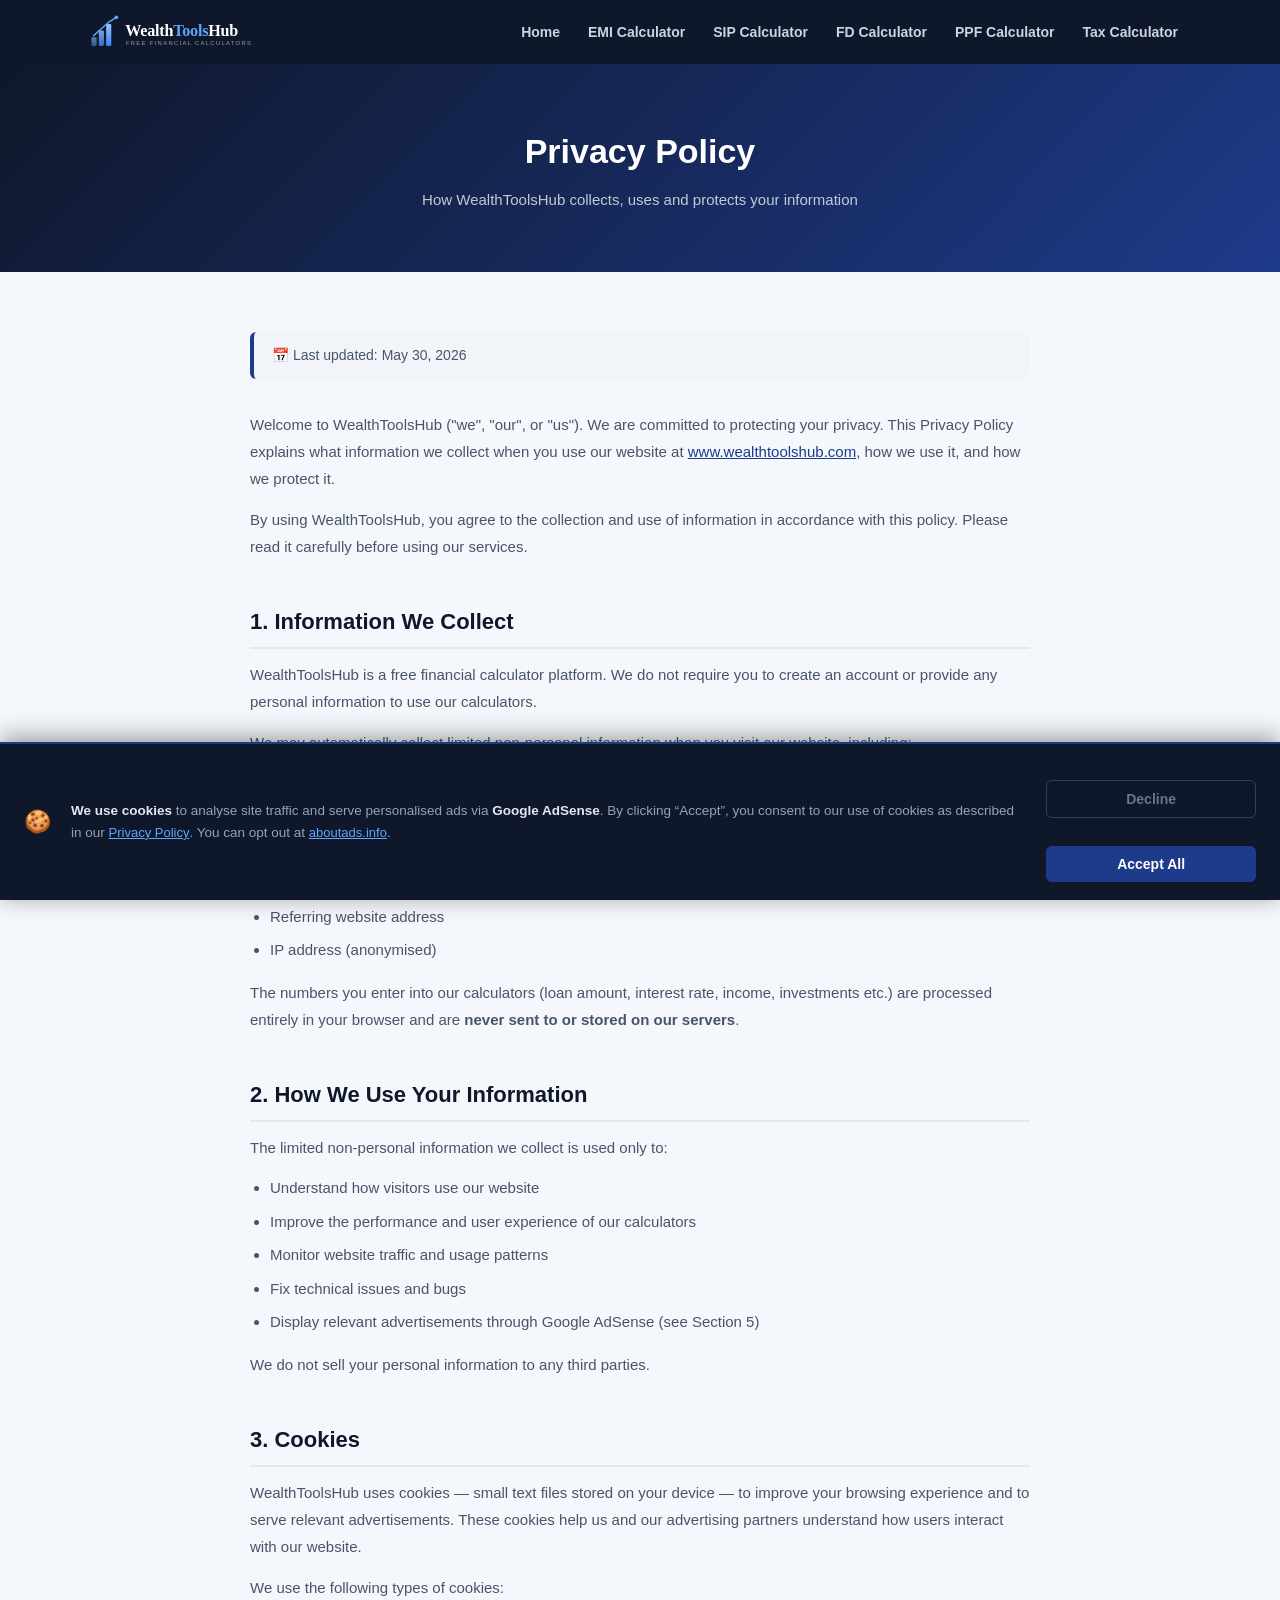
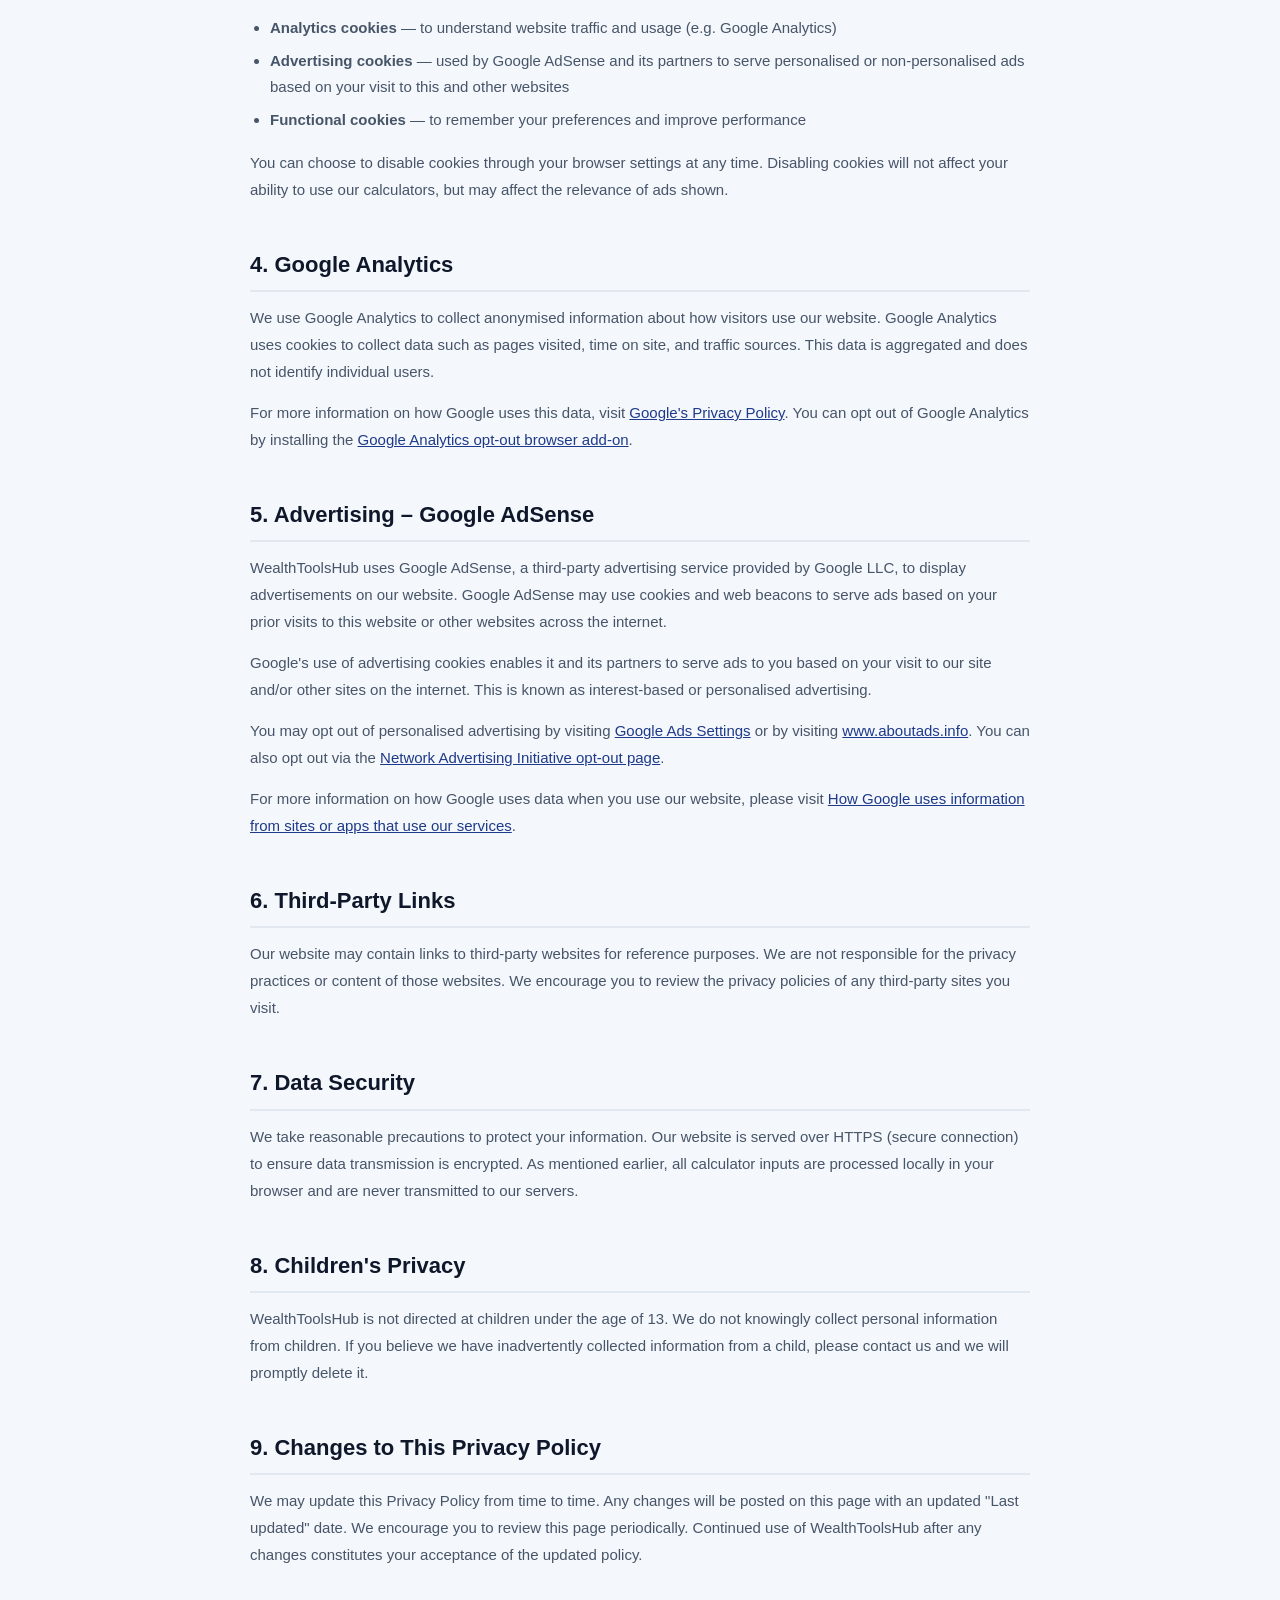
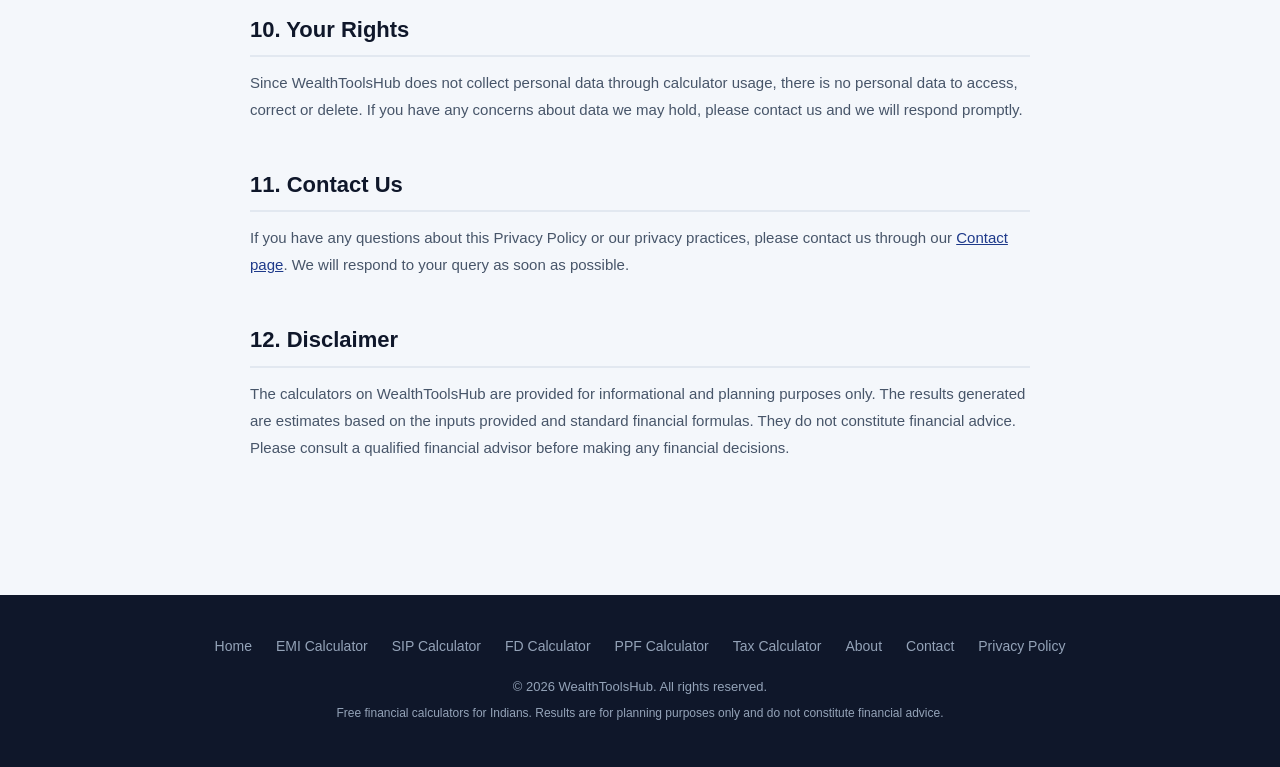
<file: privacy-policy.html>
<!DOCTYPE html>
<html lang="en">
<head>
<meta charset="UTF-8">

<title>Privacy Policy – WealthToolsHub</title>

<meta name="description" content="Read WealthToolsHub's Privacy Policy. Learn how we handle your data, what information we collect, and how we protect your privacy when using our free financial calculators.">
<meta name="robots" content="index, follow">
<meta name="viewport" content="width=device-width, initial-scale=1.0">

<link rel="canonical" href="https://www.wealthtoolshub.com/privacy-policy">

<meta property="og:type" content="website">
<meta property="og:site_name" content="WealthToolsHub">
<meta property="og:title" content="Privacy Policy – WealthToolsHub">
<meta property="og:url" content="https://www.wealthtoolshub.com/privacy-policy">

<link rel="stylesheet" href="css/style.css">

<style>
.policy-hero {
  background: linear-gradient(135deg, #0f172a, #1e3a8a);
  color: white;
  padding: 60px 20px;
  text-align: center;
}
.policy-hero h1 {
  font-size: 34px;
  font-weight: 800;
  margin-bottom: 10px;
}
.policy-hero p {
  font-size: 15px;
  opacity: 0.75;
}

.policy-content {
  max-width: 820px;
  margin: 60px auto;
  padding: 0 20px 60px;
}
.policy-content h2 {
  font-size: 22px;
  font-weight: 700;
  color: #0f172a;
  margin-top: 44px;
  margin-bottom: 12px;
  padding-bottom: 8px;
  border-bottom: 2px solid #e2e8f0;
}
.policy-content p {
  font-size: 15px;
  color: #475569;
  line-height: 1.8;
  margin-bottom: 14px;
}
.policy-content ul {
  margin-left: 20px;
  margin-bottom: 16px;
}
.policy-content li {
  font-size: 15px;
  color: #475569;
  line-height: 1.7;
  margin-bottom: 8px;
}
.policy-content a { color: #1e3a8a; }
.last-updated {
  background: #f1f5f9;
  border-left: 4px solid #1e3a8a;
  padding: 12px 18px;
  border-radius: 6px;
  font-size: 14px;
  color: #475569;
  margin-bottom: 32px;
}

.footer {
  background: #0f172a;
  color: #94a3b8;
  padding: 40px 20px;
  text-align: center;
}
.footer-links {
  display: flex;
  justify-content: center;
  gap: 24px;
  flex-wrap: wrap;
  margin-bottom: 20px;
}
.footer-links a {
  color: #94a3b8;
  text-decoration: none;
  font-size: 14px;
  transition: color 0.2s;
}
.footer-links a:hover { color: white; }
.footer p { font-size: 13px; margin-bottom: 4px; }

@media (max-width: 768px) {
  .policy-hero h1 { font-size: 24px; }
}
</style>
<style>
/* Cookie Consent Banner */
#cookie-banner{position:fixed;bottom:0;left:0;right:0;z-index:9999;background:#0f172a;border-top:2px solid #1e3a8a;padding:18px 24px;display:flex;align-items:center;justify-content:space-between;gap:20px;flex-wrap:wrap;box-shadow:0 -4px 24px rgba(0,0,0,0.4);transform:translateY(100%);transition:transform 0.4s cubic-bezier(0.16,1,0.3,1);}
#cookie-banner.visible{transform:translateY(0);}
#cookie-banner .cookie-icon{font-size:22px;flex-shrink:0;}
#cookie-banner .cookie-text{flex:1;min-width:220px;}
#cookie-banner .cookie-text p{font-size:13.5px;color:#94a3b8;line-height:1.6;margin:0;}
#cookie-banner .cookie-text p strong{color:#e2e8f0;}
#cookie-banner .cookie-text a{color:#60a5fa;text-decoration:underline;font-size:13px;}
#cookie-banner .cookie-actions{display:flex;gap:10px;flex-shrink:0;flex-wrap:wrap;}
#cookie-accept{background:#1e3a8a;color:#fff;border:none;padding:10px 22px;border-radius:6px;font-size:14px;font-weight:600;cursor:pointer;transition:background 0.2s;white-space:nowrap;}
#cookie-accept:hover{background:#1d4ed8;}
#cookie-decline{background:transparent;color:#64748b;border:1px solid #334155;padding:10px 18px;border-radius:6px;font-size:14px;cursor:pointer;transition:color 0.2s,border-color 0.2s;white-space:nowrap;}
#cookie-decline:hover{color:#94a3b8;border-color:#475569;}
@media(max-width:600px){#cookie-banner{flex-direction:column;align-items:flex-start;padding:16px;}#cookie-banner .cookie-actions{width:100%;}#cookie-accept,#cookie-decline{flex:1;text-align:center;}}
</style>
</head>

<body>
<!-- COOKIE CONSENT BANNER -->
<div id="cookie-banner" role="dialog" aria-label="Cookie consent">
  <span class="cookie-icon">🍪</span>
  <div class="cookie-text">
    <p>
      <strong>We use cookies</strong> to analyse site traffic and serve personalised ads via
      <strong>Google AdSense</strong>. By clicking “Accept”, you consent to our use of cookies
      as described in our <a href="privacy-policy.html">Privacy Policy</a>.
      You can opt out at <a href="https://www.aboutads.info" target="_blank" rel="noopener">aboutads.info</a>.
    </p>
  </div>
  <div class="cookie-actions">
    <button id="cookie-decline">Decline</button>
    <button id="cookie-accept">Accept All</button>
  </div>
</div>

<!-- NAVBAR -->
<header class="navbar">
  <div class="container nav-flex">
    <div class="logo">
  <img src="logo.svg" alt="WealthToolsHub" height="44" style="display:block;">
</div>
    <nav>
      <a href="index.html">Home</a>
      <a href="emi-calculator.html">EMI Calculator</a>
      <a href="sip-calculator.html">SIP Calculator</a>
      <a href="fd-calculator.html">FD Calculator</a>
      <a href="ppf-calculator.html">PPF Calculator</a>
      <a href="income-tax-calculator.html">Tax Calculator</a>
    </nav>
    <button class="hamburger" onclick="toggleMenu()" aria-label="Menu">
      <div class="hamburger-lines">
        <span></span><span></span><span></span>
      </div>
      Menu
    </button>
  </div>
  <div class="mobile-menu" id="mobileMenu">
    <a href="index.html">Home</a>
    <a href="emi-calculator.html">EMI Calculator</a>
    <a href="sip-calculator.html">SIP Calculator</a>
    <a href="fd-calculator.html">FD Calculator</a>
    <a href="ppf-calculator.html">PPF Calculator</a>
    <a href="income-tax-calculator.html">Tax Calculator</a>
  </div>
</header>

<!-- HERO -->
<section class="policy-hero">
  <div class="container">
    <h1>Privacy Policy</h1>
    <p>How WealthToolsHub collects, uses and protects your information</p>
  </div>
</section>

<!-- CONTENT -->
<div class="policy-content container">

  <div class="last-updated">
    📅 Last updated: May 30, 2026
  </div>

  <p>Welcome to WealthToolsHub ("we", "our", or "us"). We are committed to protecting your privacy. This Privacy Policy explains what information we collect when you use our website at <a href="https://www.wealthtoolshub.com">www.wealthtoolshub.com</a>, how we use it, and how we protect it.</p>
  <p>By using WealthToolsHub, you agree to the collection and use of information in accordance with this policy. Please read it carefully before using our services.</p>

  <h2>1. Information We Collect</h2>
  <p>WealthToolsHub is a free financial calculator platform. We do not require you to create an account or provide any personal information to use our calculators.</p>
  <p>We may automatically collect limited non-personal information when you visit our website, including:</p>
  <ul>
    <li>Browser type and version</li>
    <li>Operating system</li>
    <li>Pages visited on our website</li>
    <li>Time and date of your visit</li>
    <li>Referring website address</li>
    <li>IP address (anonymised)</li>
  </ul>
  <p>The numbers you enter into our calculators (loan amount, interest rate, income, investments etc.) are processed entirely in your browser and are <strong>never sent to or stored on our servers</strong>.</p>

  <h2>2. How We Use Your Information</h2>
  <p>The limited non-personal information we collect is used only to:</p>
  <ul>
    <li>Understand how visitors use our website</li>
    <li>Improve the performance and user experience of our calculators</li>
    <li>Monitor website traffic and usage patterns</li>
    <li>Fix technical issues and bugs</li>
    <li>Display relevant advertisements through Google AdSense (see Section 5)</li>
  </ul>
  <p>We do not sell your personal information to any third parties.</p>

  <h2>3. Cookies</h2>
  <p>WealthToolsHub uses cookies — small text files stored on your device — to improve your browsing experience and to serve relevant advertisements. These cookies help us and our advertising partners understand how users interact with our website.</p>
  <p>We use the following types of cookies:</p>
  <ul>
    <li><strong>Analytics cookies</strong> — to understand website traffic and usage (e.g. Google Analytics)</li>
    <li><strong>Advertising cookies</strong> — used by Google AdSense and its partners to serve personalised or non-personalised ads based on your visit to this and other websites</li>
    <li><strong>Functional cookies</strong> — to remember your preferences and improve performance</li>
  </ul>
  <p>You can choose to disable cookies through your browser settings at any time. Disabling cookies will not affect your ability to use our calculators, but may affect the relevance of ads shown.</p>

  <h2>4. Google Analytics</h2>
  <p>We use Google Analytics to collect anonymised information about how visitors use our website. Google Analytics uses cookies to collect data such as pages visited, time on site, and traffic sources. This data is aggregated and does not identify individual users.</p>
  <p>For more information on how Google uses this data, visit <a href="https://policies.google.com/privacy" target="_blank" rel="noopener">Google's Privacy Policy</a>. You can opt out of Google Analytics by installing the <a href="https://tools.google.com/dlpage/gaoptout" target="_blank" rel="noopener">Google Analytics opt-out browser add-on</a>.</p>

  <h2>5. Advertising – Google AdSense</h2>
  <p>WealthToolsHub uses Google AdSense, a third-party advertising service provided by Google LLC, to display advertisements on our website. Google AdSense may use cookies and web beacons to serve ads based on your prior visits to this website or other websites across the internet.</p>
  <p>Google's use of advertising cookies enables it and its partners to serve ads to you based on your visit to our site and/or other sites on the internet. This is known as interest-based or personalised advertising.</p>
  <p>You may opt out of personalised advertising by visiting <a href="https://www.google.com/settings/ads" target="_blank" rel="noopener">Google Ads Settings</a> or by visiting <a href="https://www.aboutads.info" target="_blank" rel="noopener">www.aboutads.info</a>. You can also opt out via the <a href="https://www.networkadvertising.org/choices/" target="_blank" rel="noopener">Network Advertising Initiative opt-out page</a>.</p>
  <p>For more information on how Google uses data when you use our website, please visit <a href="https://policies.google.com/technologies/partner-sites" target="_blank" rel="noopener">How Google uses information from sites or apps that use our services</a>.</p>

  <h2>6. Third-Party Links</h2>
  <p>Our website may contain links to third-party websites for reference purposes. We are not responsible for the privacy practices or content of those websites. We encourage you to review the privacy policies of any third-party sites you visit.</p>

  <h2>7. Data Security</h2>
  <p>We take reasonable precautions to protect your information. Our website is served over HTTPS (secure connection) to ensure data transmission is encrypted. As mentioned earlier, all calculator inputs are processed locally in your browser and are never transmitted to our servers.</p>

  <h2>8. Children's Privacy</h2>
  <p>WealthToolsHub is not directed at children under the age of 13. We do not knowingly collect personal information from children. If you believe we have inadvertently collected information from a child, please contact us and we will promptly delete it.</p>

  <h2>9. Changes to This Privacy Policy</h2>
  <p>We may update this Privacy Policy from time to time. Any changes will be posted on this page with an updated "Last updated" date. We encourage you to review this page periodically. Continued use of WealthToolsHub after any changes constitutes your acceptance of the updated policy.</p>

  <h2>10. Your Rights</h2>
  <p>Since WealthToolsHub does not collect personal data through calculator usage, there is no personal data to access, correct or delete. If you have any concerns about data we may hold, please contact us and we will respond promptly.</p>

  <h2>11. Contact Us</h2>
  <p>If you have any questions about this Privacy Policy or our privacy practices, please contact us through our <a href="contact.html">Contact page</a>. We will respond to your query as soon as possible.</p>

  <h2>12. Disclaimer</h2>
  <p>The calculators on WealthToolsHub are provided for informational and planning purposes only. The results generated are estimates based on the inputs provided and standard financial formulas. They do not constitute financial advice. Please consult a qualified financial advisor before making any financial decisions.</p>

</div>

<!-- FOOTER -->
<footer class="footer">
  <div class="container">
    <div class="footer-links">
      <a href="index.html">Home</a>
      <a href="emi-calculator.html">EMI Calculator</a>
      <a href="sip-calculator.html">SIP Calculator</a>
      <a href="fd-calculator.html">FD Calculator</a>
      <a href="ppf-calculator.html">PPF Calculator</a>
      <a href="income-tax-calculator.html">Tax Calculator</a>
      <a href="about.html">About</a>
      <a href="contact.html">Contact</a>
      <a href="privacy-policy.html">Privacy Policy</a>
    </div>
    <p>© 2026 WealthToolsHub. All rights reserved.</p>
    <p style="margin-top:6px;font-size:12px;">Free financial calculators for Indians. Results are for planning purposes only and do not constitute financial advice.</p>
  </div>
</footer>

<script>
function toggleMenu() {
  const menu = document.getElementById('mobileMenu');
  const btn = document.querySelector('.hamburger');
  menu.classList.toggle('open');
  btn.classList.toggle('open');
}
document.querySelectorAll('.mobile-menu a').forEach(link => {
  link.addEventListener('click', () => {
    document.getElementById('mobileMenu').classList.remove('open');
    document.querySelector('.hamburger').classList.remove('open');
  });
});
</script>


<script>
(function(){
  var banner=document.getElementById('cookie-banner');
  var consent=localStorage.getItem('wth_cookie_consent');
  if(!consent){setTimeout(function(){banner.classList.add('visible');},600);}
  document.getElementById('cookie-accept').addEventListener('click',function(){
    localStorage.setItem('wth_cookie_consent','accepted');
    banner.classList.remove('visible');
  });
  document.getElementById('cookie-decline').addEventListener('click',function(){
    localStorage.setItem('wth_cookie_consent','declined');
    banner.classList.remove('visible');
  });
})();
</script>
</body>
</html>
</file>
<file: css/style.css>
* {
  margin: 0;
  padding: 0;
  box-sizing: border-box;
}

body {
  font-family: 'Segoe UI', sans-serif;
  background: #f4f7fb;
  color: #1e293b;
  line-height: 1.6;
}

/* ===== CONTAINER ===== */
.container {
  width: 92%;
  max-width: 1100px;
  margin: auto;
}

/* ===== NAVBAR ===== */
.navbar {
  background: #0f172a;
  padding: 0;
  position: sticky;
  top: 0;
  z-index: 999;
}

.nav-flex {
  display: flex;
  justify-content: space-between;
  align-items: center;
  padding: 10px 0;
  gap: 12px;
}

.logo {
  color: white;
  font-size: 20px;
  font-weight: bold;
  flex-shrink: 0;
  line-height: 0;
}

/* ✅ FIX: Limit logo image size on mobile so Menu button is never pushed out */
.logo img {
  height: 44px;
  width: auto;
  max-width: 220px;
  display: block;
}

/* Desktop nav links */
nav {
  display: flex;
  align-items: center;
  gap: 4px;
}

nav a {
  color: #cbd5e1;
  text-decoration: none;
  font-size: 14px;
  font-weight: 600;
  padding: 7px 12px;
  border-radius: 6px;
  transition: 0.2s;
  white-space: nowrap;
}

nav a.active,
nav a:hover {
  color: white;
  background: rgba(255,255,255,0.1);
}

/* ===== HAMBURGER BUTTON ===== */
.hamburger {
  display: none;
  flex-direction: row;
  align-items: center;
  gap: 8px;
  cursor: pointer;
  padding: 8px 14px;
  background: rgba(255,255,255,0.1);
  border: 1px solid rgba(255,255,255,0.2);
  border-radius: 8px;
  width: auto;
  margin-top: 0;
  color: white;
  font-size: 13px;
  font-weight: 600;
  letter-spacing: 0.3px;
  flex-shrink: 0;
  white-space: nowrap;
}

.hamburger-lines {
  display: flex;
  flex-direction: column;
  gap: 5px;
}

.hamburger span {
  display: block;
  width: 20px;
  height: 2px;
  background: white;
  border-radius: 2px;
  transition: all 0.3s;
}

/* Hamburger animation when open */
.hamburger.open span:nth-child(1) {
  transform: translateY(7px) rotate(45deg);
}
.hamburger.open span:nth-child(2) {
  opacity: 0;
}
.hamburger.open span:nth-child(3) {
  transform: translateY(-7px) rotate(-45deg);
}

/* ===== MOBILE MENU ===== */
.mobile-menu {
  display: none;
  background: #1e293b;
  padding: 8px 0 16px;
  border-top: 1px solid rgba(255,255,255,0.1);
}

.mobile-menu a {
  display: block;
  color: #cbd5e1;
  text-decoration: none;
  font-size: 15px;
  font-weight: 600;
  padding: 12px 20px;
  transition: 0.2s;
  border-left: 3px solid transparent;
}

.mobile-menu a:hover,
.mobile-menu a.active {
  color: white;
  background: rgba(255,255,255,0.06);
  border-left-color: #3b82f6;
}

.mobile-menu.open {
  display: block;
}

/* ===== HERO SECTION ===== */
.hero {
  background: linear-gradient(135deg, #0f172a, #1e3a8a);
  color: white;
  padding: 60px 20px;
  text-align: center;
}

.hero h1 {
  font-size: 28px;
  margin-bottom: 10px;
  line-height: 1.3;
}

.hero p {
  font-size: 16px;
  opacity: 0.85;
  max-width: 560px;
  margin: 0 auto;
}

/* ===== CALCULATOR CARD ===== */
.calculator-card {
  background: white;
  margin-top: -36px;
  padding: 36px;
  border-radius: 20px;
  box-shadow: 0 20px 40px rgba(0,0,0,0.08);
  display: flex;
  gap: 36px;
  flex-wrap: wrap;
  margin-bottom: 20px;
}

.input-side,
.result-side {
  flex: 1 1 260px;
  width: 100%;
  min-width: 0;
}

/* ===== LABELS ===== */
label {
  font-weight: 600;
  display: block;
  margin-top: 15px;
  margin-bottom: 6px;
  font-size: 14px;
  color: #374151;
}

/* ===== INPUTS ===== */
input[type="number"],
input[type="text"],
select {
  width: 100%;
  padding: 11px 14px;
  border-radius: 8px;
  border: 1.5px solid #d1d5db;
  background: #f9fafb;
  font-size: 16px;
  color: #1e293b;
  outline: none;
  transition: border-color 0.2s;
  -webkit-appearance: none;
  appearance: none;
  display: block;
}

input[type="number"]:focus,
input[type="text"]:focus,
select:focus {
  border-color: #1e3a8a;
  background: #fff;
}

/* Remove number input spinner arrows */
input[type=number]::-webkit-inner-spin-button,
input[type=number]::-webkit-outer-spin-button {
  -webkit-appearance: none;
  margin: 0;
}
input[type=number] {
  -moz-appearance: textfield;
}

/* ===== BUTTON ===== */
button {
  width: 100%;
  padding: 13px;
  background: #1e3a8a;
  color: white;
  border: none;
  border-radius: 8px;
  cursor: pointer;
  font-weight: bold;
  font-size: 16px;
  margin-top: 18px;
  transition: background 0.2s;
}

button:hover {
  background: #0f172a;
}

/* ===== RESULT BOX ===== */
.result-box {
  background: #f1f5f9;
  padding: 20px;
  border-radius: 12px;
  margin-bottom: 15px;
  text-align: center;
}

.result-box p {
  font-size: 14px;
  color: #64748b;
  margin-bottom: 4px;
}

.result-box h2 {
  font-size: 32px;
  color: #1e3a8a;
  font-weight: 700;
}

.result-side > p {
  font-size: 15px;
  color: #475569;
  margin-bottom: 8px;
}

canvas {
  max-width: 100%;
  margin-top: 16px;
}

/* ===== SEO CONTENT SECTION ===== */
.seo-content {
  margin: 60px auto;
  max-width: 850px;
  padding: 0 20px;
}

.seo-content h2 {
  font-size: 24px;
  margin-top: 48px;
  margin-bottom: 14px;
  color: #0f172a;
  font-weight: 700;
}

.seo-content h3 {
  font-size: 18px;
  margin-top: 28px;
  margin-bottom: 8px;
  color: #1e3a8a;
}

.seo-content p {
  margin-bottom: 16px;
  font-size: 15px;
  color: #475569;
  line-height: 1.8;
}

.seo-content ul {
  margin-left: 20px;
  margin-bottom: 20px;
}

.seo-content li {
  margin-bottom: 10px;
  color: #475569;
  font-size: 15px;
  line-height: 1.7;
}

.seo-content a {
  color: #1e3a8a;
  text-decoration: underline;
}

/* ===== RESPONSIVE ===== */
@media (max-width: 768px) {

  /* Hide desktop nav, show hamburger */
  nav {
    display: none;
  }

  .hamburger {
    display: flex;
  }

  /* ✅ FIX: Shrink logo on mobile so Menu button fits */
  .logo img {
    height: 36px;
    max-width: 160px;
  }

  /* ✅ FIX: Ensure nav-flex doesn't overflow on mobile */
  .nav-flex {
    padding: 10px 0;
    gap: 8px;
    overflow: hidden;
  }

  .hero {
    padding: 48px 16px 56px;
  }

  .hero h1 {
    font-size: 22px;
  }

  .calculator-card {
    flex-direction: column;
    gap: 24px;
    padding: 24px 16px;
    margin-top: -28px;
    border-radius: 14px;
  }

  .input-side,
  .result-side {
    width: 100%;
    flex: none;
    min-width: 0;
  }

  input[type="number"],
  input[type="text"],
  select {
    width: 100%;
    font-size: 16px;
  }

  button {
    font-size: 15px;
    padding: 12px;
  }

  .result-box h2 {
    font-size: 26px;
  }

  .seo-content {
    margin: 40px auto;
    padding: 0 16px;
  }

  .seo-content h2 {
    font-size: 20px;
    margin-top: 36px;
  }

  .seo-content h3 {
    font-size: 16px;
  }

  .seo-content p,
  .seo-content li {
    font-size: 14px;
  }
}

@media (max-width: 400px) {
  .hero h1 {
    font-size: 19px;
  }

  .calculator-card {
    padding: 20px 12px;
  }

  .result-box h2 {
    font-size: 22px;
  }

  /* ✅ FIX: Extra small screens — shrink logo further */
  .logo img {
    height: 30px;
    max-width: 140px;
  }
}
</file>
